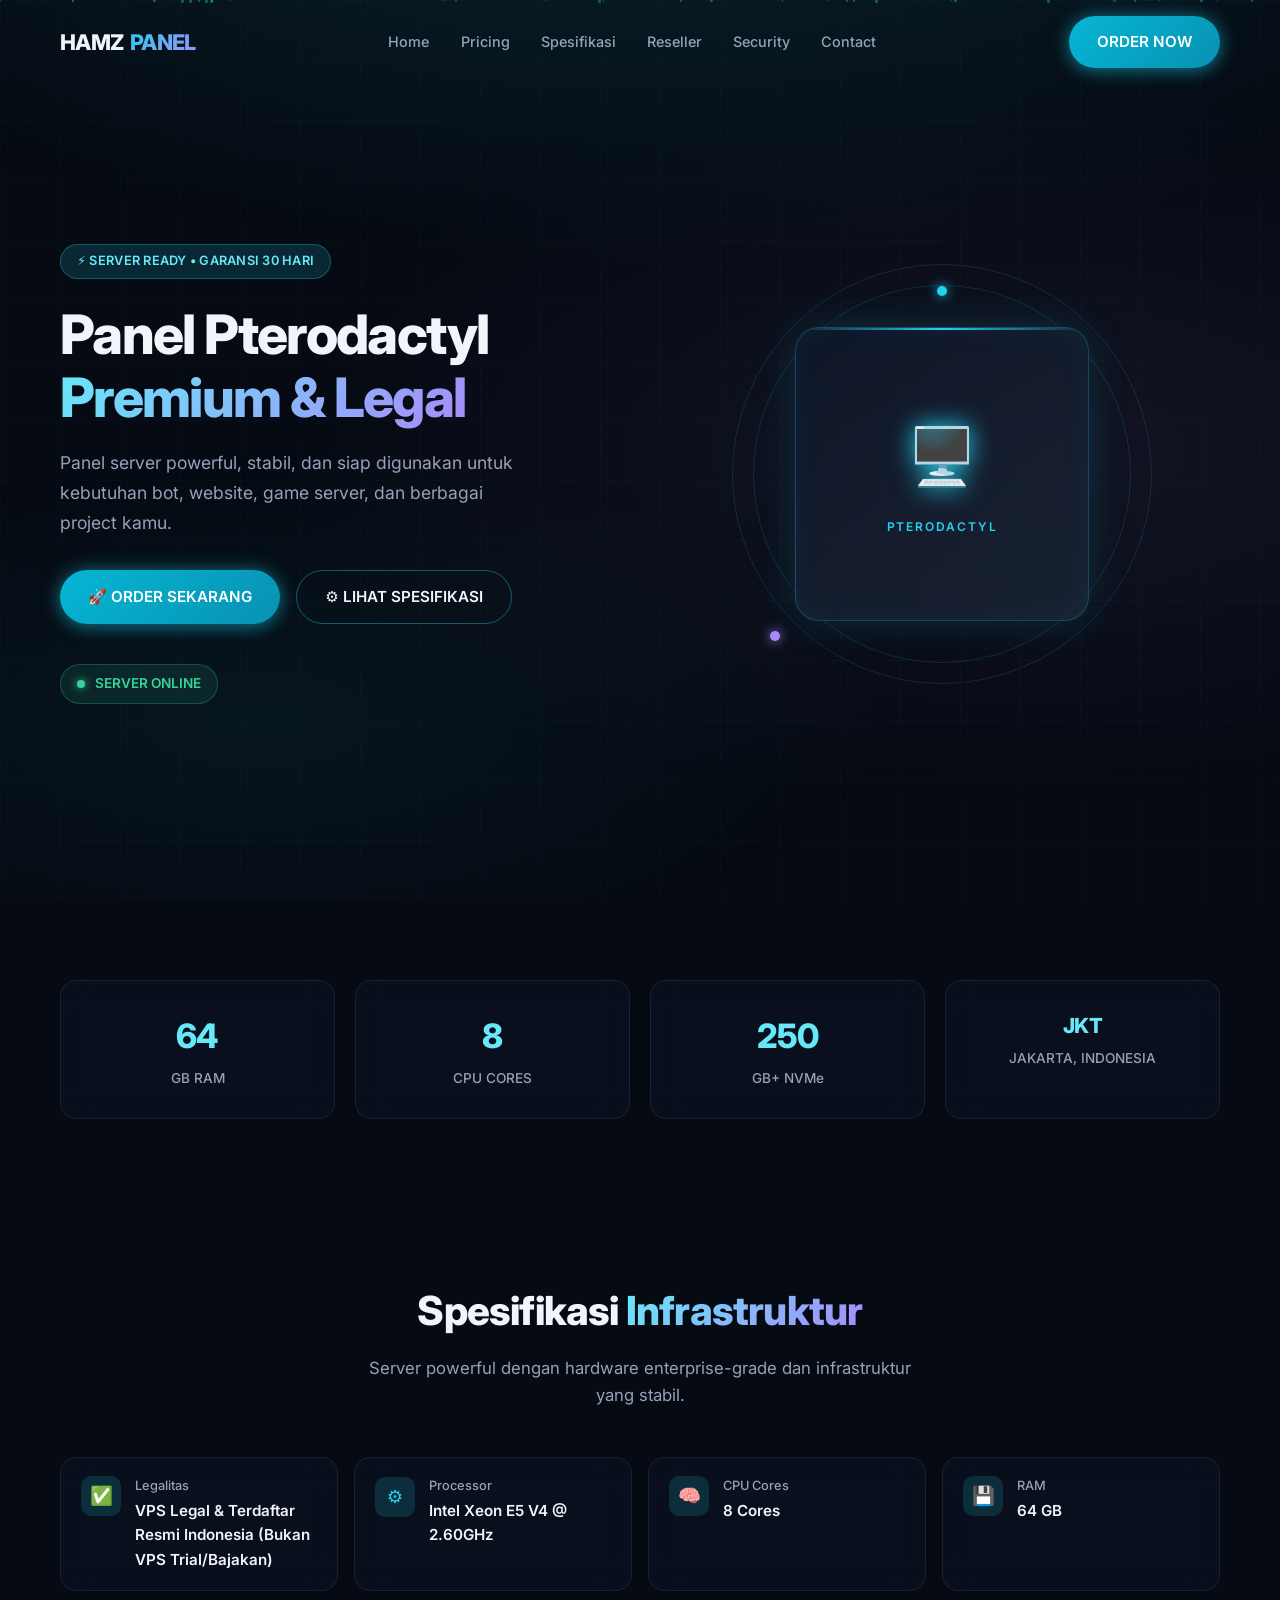
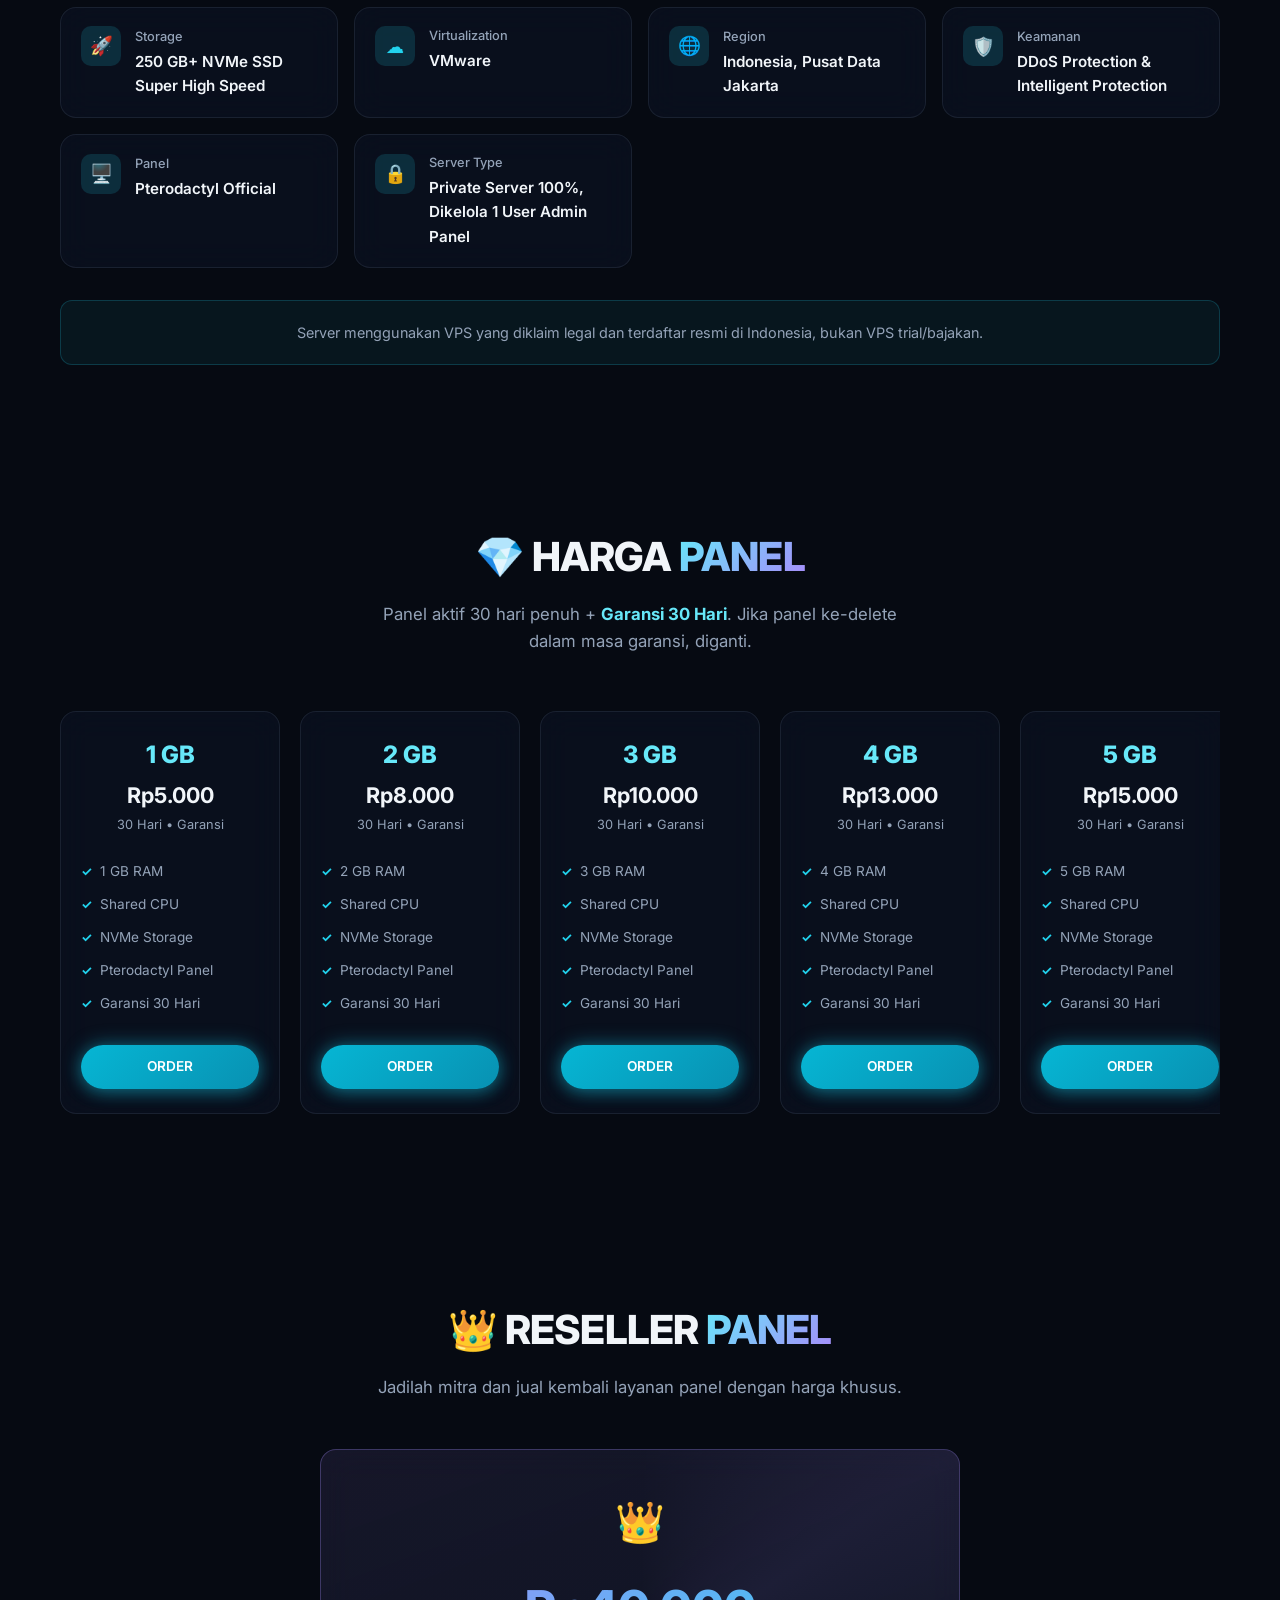
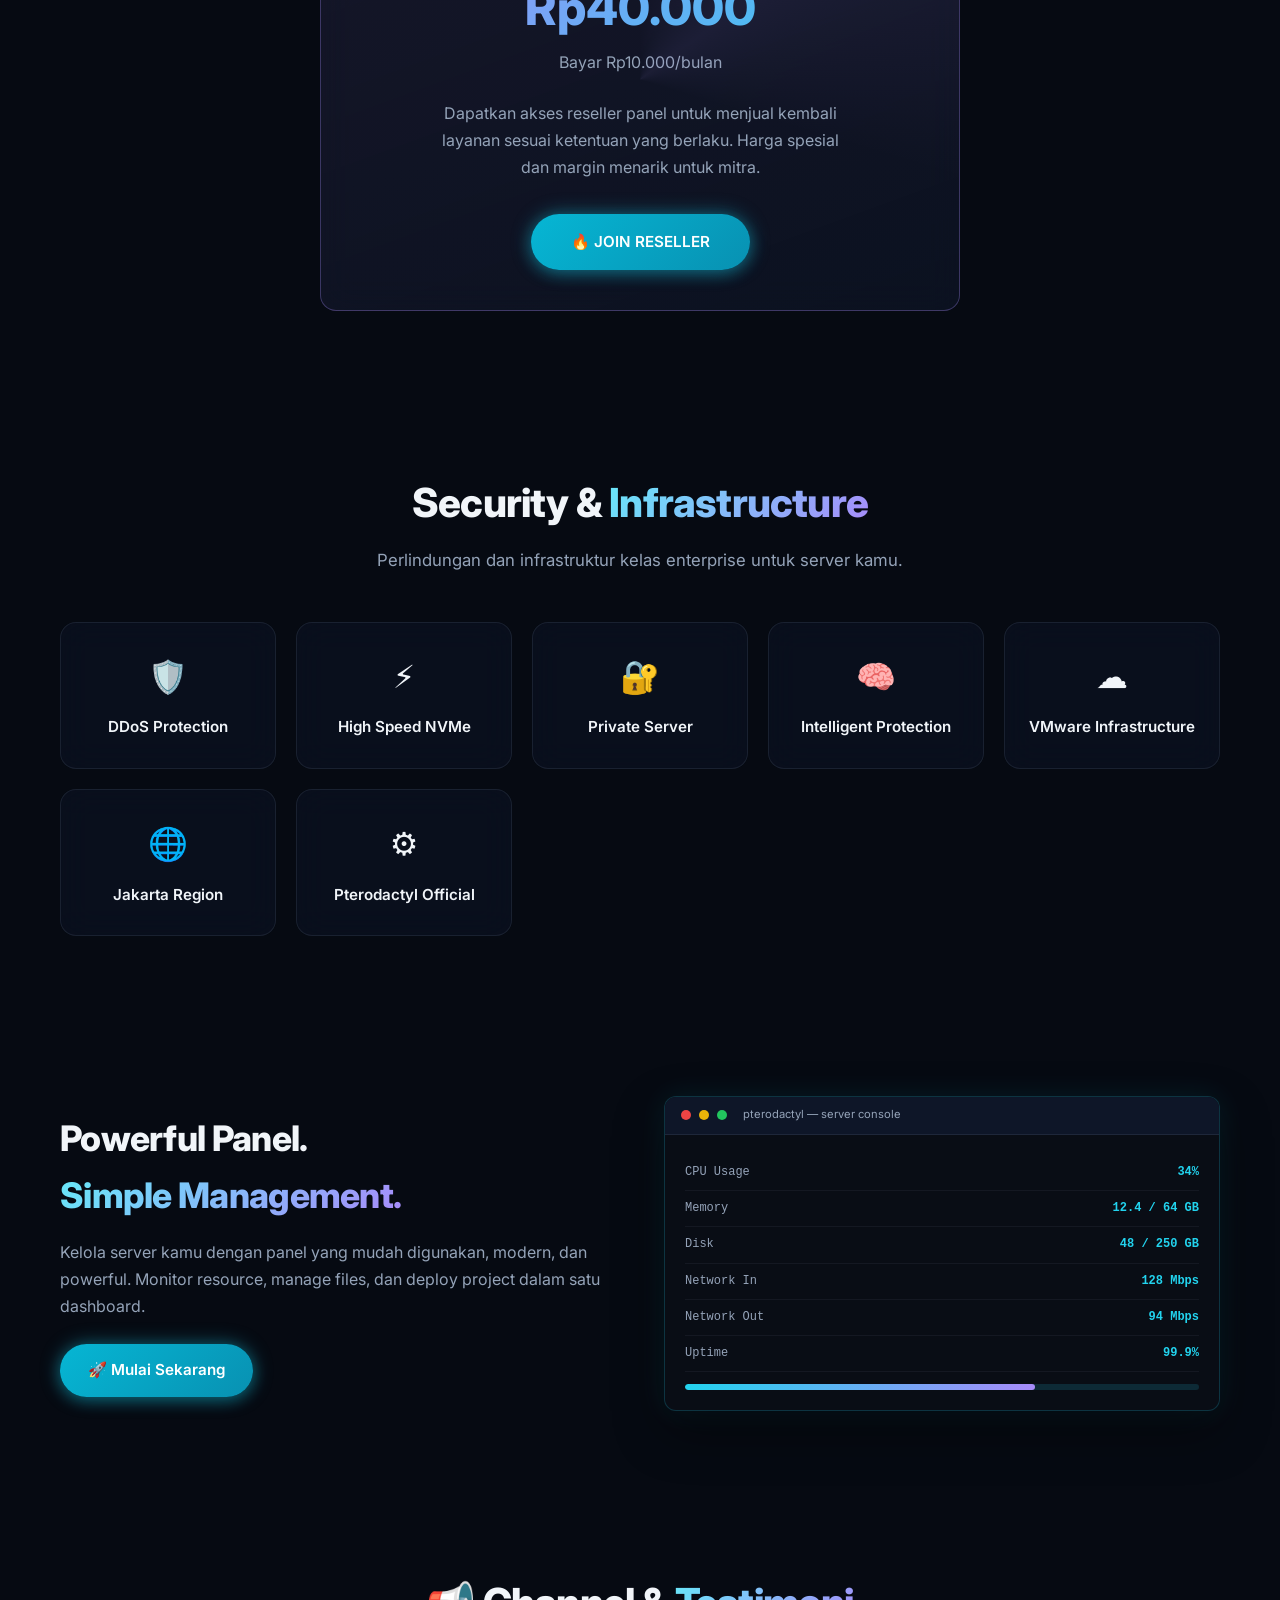
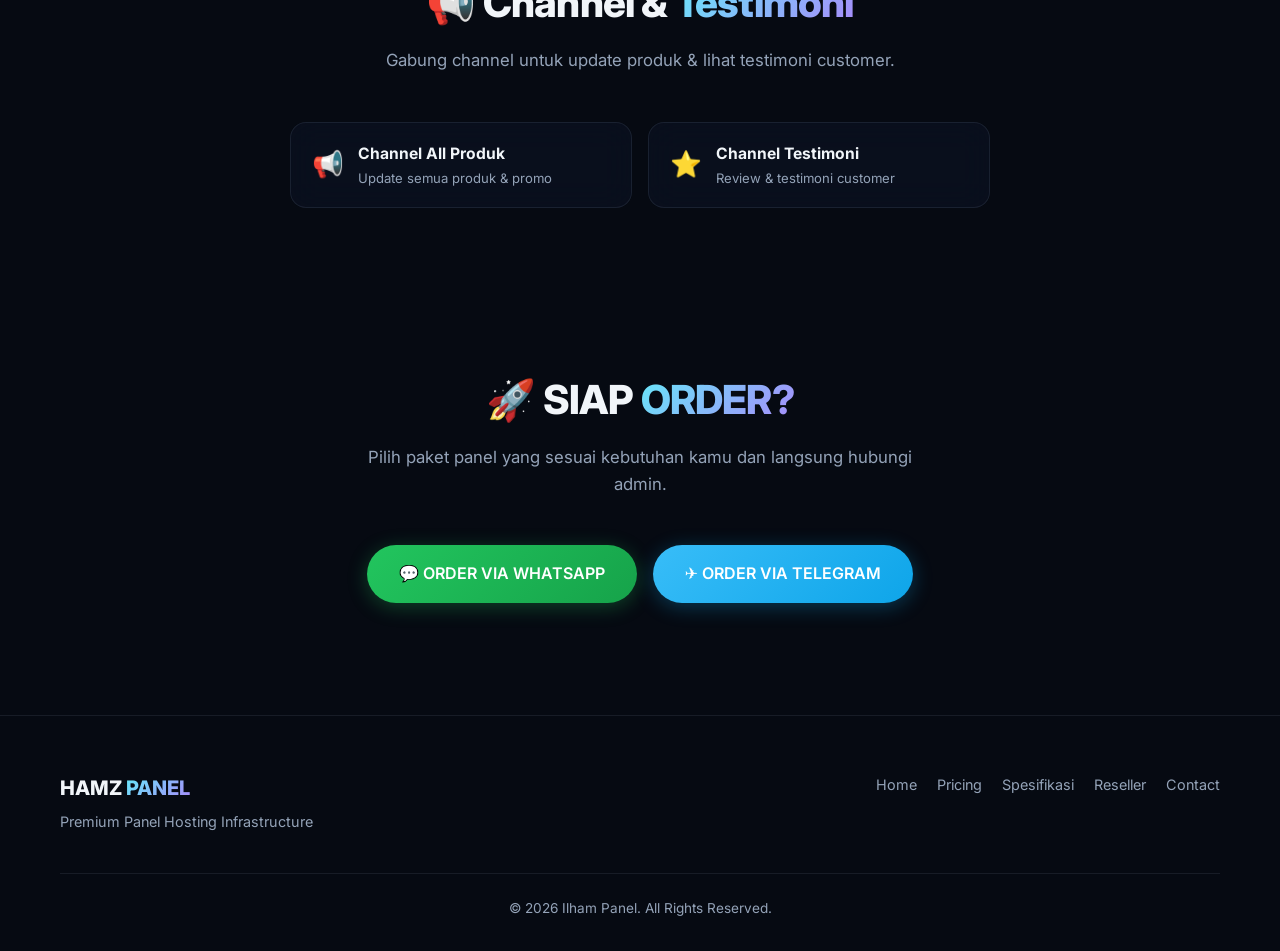
<file: hamz-panel-spek-baru.html>
<!DOCTYPE html>
<html lang="id">
<head>
  <meta charset="UTF-8" />
  <meta name="viewport" content="width=device-width, initial-scale=1.0, maximum-scale=5.0" />
  <title>Hamz Panel — Panel Pterodactyl Premium & Legal</title>
  <meta name="description" content="Panel Pterodactyl premium dengan harga terjangkau, server Indonesia, NVMe high speed, dan masa aktif 30 hari." />
  <meta name="keywords" content="pterodactyl panel, hosting panel, panel server, vps panel, game server panel, indonesia" />
  <meta name="author" content="Hamz Panel" />
  <meta name="robots" content="index, follow" />

  <!-- Open Graph -->
  <meta property="og:title" content="Hamz Panel — Panel Pterodactyl Premium & Legal" />
  <meta property="og:description" content="Panel Pterodactyl premium dengan harga terjangkau, server Indonesia, NVMe high speed, dan masa aktif 30 hari." />
  <meta property="og:type" content="website" />
  <meta property="og:locale" content="id_ID" />
  <meta name="theme-color" content="#0a0e17" />

  <!-- Preconnect & Fonts -->
  <link rel="preconnect" href="https://fonts.googleapis.com" />
  <link rel="preconnect" href="https://fonts.gstatic.com" crossorigin />
  <link href="https://fonts.googleapis.com/css2?family=Inter:wght@400;500;600;700;800&display=swap" rel="stylesheet" />

  <style>
    :root {
      --bg-deep: #060a12;
      --bg-navy: #0a0e17;
      --bg-card: rgba(15, 23, 42, 0.65);
      --bg-glass: rgba(15, 23, 42, 0.45);
      --cyan: #22d3ee;
      --cyan-bright: #67e8f9;
      --cyan-dim: rgba(34, 211, 238, 0.15);
      --purple: #a78bfa;
      --purple-dim: rgba(167, 139, 250, 0.15);
      --green: #34d399;
      --text: #f1f5f9;
      --text-muted: #94a3b8;
      --border: rgba(148, 163, 184, 0.12);
      --glow-cyan: 0 0 20px rgba(34, 211, 238, 0.35);
      --glow-purple: 0 0 25px rgba(167, 139, 250, 0.3);
      --radius: 16px;
      --radius-sm: 12px;
      --transition: 0.3s cubic-bezier(0.4, 0, 0.2, 1);
    }

    *, *::before, *::after { box-sizing: border-box; margin: 0; padding: 0; }

    html {
      scroll-behavior: smooth;
      font-size: 16px;
    }

    body {
      font-family: 'Inter', system-ui, -apple-system, sans-serif;
      background: var(--bg-deep);
      color: var(--text);
      line-height: 1.6;
      overflow-x: hidden;
      -webkit-font-smoothing: antialiased;
    }

    /* ========== BACKGROUND LAYERS ========== */
    .bg-grid {
      position: fixed;
      inset: 0;
      z-index: -3;
      background-image:
        linear-gradient(rgba(34, 211, 238, 0.03) 1px, transparent 1px),
        linear-gradient(90deg, rgba(34, 211, 238, 0.03) 1px, transparent 1px);
      background-size: 60px 60px;
      animation: gridMove 40s linear infinite;
      pointer-events: none;
    }

    @keyframes gridMove {
      0% { transform: translate(0, 0); }
      100% { transform: translate(60px, 60px); }
    }

    .bg-gradient {
      position: fixed;
      inset: 0;
      z-index: -2;
      background:
        radial-gradient(ellipse 80% 50% at 50% -20%, rgba(34, 211, 238, 0.12), transparent),
        radial-gradient(ellipse 60% 40% at 80% 50%, rgba(167, 139, 250, 0.08), transparent),
        radial-gradient(ellipse 50% 30% at 20% 80%, rgba(34, 211, 238, 0.06), transparent);
      pointer-events: none;
    }

    .particles {
      position: fixed;
      inset: 0;
      z-index: -1;
      pointer-events: none;
      overflow: hidden;
    }

    .particle {
      position: absolute;
      width: 2px;
      height: 2px;
      background: var(--cyan);
      border-radius: 50%;
      opacity: 0.4;
      animation: float linear infinite;
    }

    @keyframes float {
      0% { transform: translateY(100vh) scale(0); opacity: 0; }
      10% { opacity: 0.5; }
      90% { opacity: 0.3; }
      100% { transform: translateY(-10vh) scale(1); opacity: 0; }
    }

    /* ========== UTILITIES ========== */
    .container {
      width: 100%;
      max-width: 1200px;
      margin: 0 auto;
      padding: 0 1.25rem;
    }

    .section {
      padding: 5rem 0;
      position: relative;
    }

    .section-title {
      font-size: clamp(1.75rem, 4vw, 2.5rem);
      font-weight: 800;
      text-align: center;
      margin-bottom: 0.75rem;
      letter-spacing: -0.02em;
    }

    .section-subtitle {
      text-align: center;
      color: var(--text-muted);
      font-size: 1.05rem;
      margin-bottom: 3rem;
      max-width: 560px;
      margin-left: auto;
      margin-right: auto;
    }

    .gradient-text {
      background: linear-gradient(135deg, var(--cyan-bright), var(--purple));
      -webkit-background-clip: text;
      -webkit-text-fill-color: transparent;
      background-clip: text;
    }

    .glass {
      background: var(--bg-glass);
      backdrop-filter: blur(16px);
      -webkit-backdrop-filter: blur(16px);
      border: 1px solid var(--border);
      border-radius: var(--radius);
    }

    .links-grid {
      display: grid;
      grid-template-columns: repeat(auto-fit, minmax(240px, 1fr));
      gap: 1rem;
      max-width: 700px;
      margin: 0 auto;
    }
    .link-card {
      display: flex;
      align-items: center;
      gap: 0.9rem;
      padding: 1.1rem 1.3rem;
      text-decoration: none;
      color: var(--text);
      transition: all var(--transition);
    }
    .link-card:hover {
      transform: translateY(-3px);
      border-color: var(--cyan);
      box-shadow: var(--glow-cyan);
    }
    .link-card .link-ico { font-size: 1.6rem; }
    .link-card h4 { font-size: 0.98rem; margin-bottom: 0.15rem; }
    .link-card p { font-size: 0.82rem; color: var(--text-muted); }

    .btn {
      display: inline-flex;
      align-items: center;
      justify-content: center;
      gap: 0.5rem;
      padding: 0.875rem 1.75rem;
      font-weight: 600;
      font-size: 0.95rem;
      border-radius: 9999px;
      border: none;
      cursor: pointer;
      transition: all var(--transition);
      text-decoration: none;
      font-family: inherit;
      white-space: nowrap;
    }

    .btn-primary {
      background: linear-gradient(135deg, #06b6d4, #0891b2);
      color: #fff;
      box-shadow: var(--glow-cyan), 0 4px 15px rgba(6, 182, 212, 0.3);
    }

    .btn-primary:hover {
      transform: translateY(-2px);
      box-shadow: 0 0 30px rgba(34, 211, 238, 0.5), 0 8px 25px rgba(6, 182, 212, 0.4);
      filter: brightness(1.1);
    }

    .btn-secondary {
      background: transparent;
      color: var(--text);
      border: 1px solid rgba(34, 211, 238, 0.4);
    }

    .btn-secondary:hover {
      background: var(--cyan-dim);
      border-color: var(--cyan);
      transform: translateY(-2px);
    }

    .btn-glow {
      position: relative;
      overflow: hidden;
    }

    .btn-glow::after {
      content: '';
      position: absolute;
      inset: -2px;
      background: linear-gradient(135deg, var(--cyan), var(--purple));
      border-radius: inherit;
      z-index: -1;
      opacity: 0;
      transition: opacity var(--transition);
      filter: blur(8px);
    }

    .btn-glow:hover::after { opacity: 0.6; }

    /* ========== NAVBAR ========== */
    .navbar {
      position: fixed;
      top: 0;
      left: 0;
      right: 0;
      z-index: 1000;
      padding: 1rem 0;
      transition: all 0.35s ease;
    }

    .navbar.scrolled {
      background: rgba(6, 10, 18, 0.85);
      backdrop-filter: blur(20px);
      -webkit-backdrop-filter: blur(20px);
      border-bottom: 1px solid var(--border);
      padding: 0.75rem 0;
    }

    .nav-inner {
      display: flex;
      align-items: center;
      justify-content: space-between;
      gap: 1rem;
    }

    .logo {
      font-size: 1.35rem;
      font-weight: 800;
      letter-spacing: -0.03em;
      color: var(--text);
      text-decoration: none;
      display: flex;
      align-items: center;
      gap: 0.4rem;
    }

    .logo span {
      background: linear-gradient(135deg, var(--cyan), var(--purple));
      -webkit-background-clip: text;
      -webkit-text-fill-color: transparent;
    }

    .nav-links {
      display: flex;
      align-items: center;
      gap: 0.25rem;
      list-style: none;
    }

    .nav-links a {
      color: var(--text-muted);
      text-decoration: none;
      font-size: 0.9rem;
      font-weight: 500;
      padding: 0.5rem 0.85rem;
      border-radius: 8px;
      transition: all var(--transition);
    }

    .nav-links a:hover {
      color: var(--cyan);
      background: var(--cyan-dim);
    }

    .nav-cta {
      display: none;
    }

    .menu-toggle {
      display: none;
      background: none;
      border: none;
      color: var(--text);
      cursor: pointer;
      padding: 0.5rem;
    }

    .menu-toggle svg { width: 24px; height: 24px; }

    /* ========== HERO ========== */
    .hero {
      min-height: 100vh;
      display: flex;
      align-items: center;
      padding: 7rem 0 4rem;
      position: relative;
      overflow: hidden;
    }

    .hero-content {
      display: grid;
      grid-template-columns: 1fr 1fr;
      gap: 3rem;
      align-items: center;
    }

    .badge {
      display: inline-flex;
      align-items: center;
      gap: 0.4rem;
      padding: 0.4rem 1rem;
      background: var(--cyan-dim);
      border: 1px solid rgba(34, 211, 238, 0.3);
      border-radius: 9999px;
      font-size: 0.8rem;
      font-weight: 600;
      color: var(--cyan-bright);
      margin-bottom: 1.5rem;
      letter-spacing: 0.02em;
    }

    .hero h1 {
      font-size: clamp(2.2rem, 5vw, 3.4rem);
      font-weight: 800;
      line-height: 1.15;
      letter-spacing: -0.03em;
      margin-bottom: 1.25rem;
    }

    .hero-sub {
      font-size: 1.1rem;
      color: var(--text-muted);
      margin-bottom: 2rem;
      max-width: 480px;
      line-height: 1.7;
    }

    .hero-actions {
      display: flex;
      flex-wrap: wrap;
      gap: 1rem;
      margin-bottom: 2.5rem;
    }

    .server-status {
      display: inline-flex;
      align-items: center;
      gap: 0.6rem;
      padding: 0.5rem 1rem;
      background: rgba(52, 211, 153, 0.1);
      border: 1px solid rgba(52, 211, 153, 0.25);
      border-radius: 9999px;
      font-size: 0.85rem;
      font-weight: 600;
      color: var(--green);
    }

    .status-dot {
      width: 8px;
      height: 8px;
      background: var(--green);
      border-radius: 50%;
      animation: pulse 1.5s ease-in-out infinite;
      box-shadow: 0 0 8px var(--green);
    }

    @keyframes pulse {
      0%, 100% { opacity: 1; transform: scale(1); }
      50% { opacity: 0.6; transform: scale(0.85); }
    }

    /* Hero Visual */
    .hero-visual {
      position: relative;
      display: flex;
      justify-content: center;
      align-items: center;
    }

    .server-illustration {
      width: 100%;
      max-width: 420px;
      aspect-ratio: 1;
      position: relative;
    }

    .server-core {
      position: absolute;
      inset: 15%;
      background: linear-gradient(145deg, rgba(15, 23, 42, 0.9), rgba(30, 41, 59, 0.7));
      border: 1px solid rgba(34, 211, 238, 0.25);
      border-radius: 24px;
      box-shadow:
        0 0 40px rgba(34, 211, 238, 0.15),
        inset 0 0 30px rgba(34, 211, 238, 0.05);
      display: flex;
      flex-direction: column;
      align-items: center;
      justify-content: center;
      gap: 1rem;
      overflow: hidden;
    }

    .server-core::before {
      content: '';
      position: absolute;
      top: 0;
      left: 0;
      right: 0;
      height: 2px;
      background: linear-gradient(90deg, transparent, var(--cyan), transparent);
      animation: scan 3s linear infinite;
    }

    @keyframes scan {
      0% { transform: translateY(0); opacity: 1; }
      100% { transform: translateY(300px); opacity: 0; }
    }

    .core-icon {
      font-size: 3.5rem;
      filter: drop-shadow(0 0 12px var(--cyan));
    }

    .core-label {
      font-size: 0.75rem;
      font-weight: 600;
      color: var(--cyan);
      letter-spacing: 0.15em;
      text-transform: uppercase;
    }

    .orbit {
      position: absolute;
      border: 1px solid rgba(34, 211, 238, 0.15);
      border-radius: 50%;
      animation: spin 20s linear infinite;
    }

    .orbit-1 { inset: 5%; animation-duration: 25s; }
    .orbit-2 { inset: 0; animation-duration: 35s; animation-direction: reverse; }

    .orbit-dot {
      position: absolute;
      width: 10px;
      height: 10px;
      background: var(--cyan);
      border-radius: 50%;
      box-shadow: 0 0 12px var(--cyan);
      top: 0;
      left: 50%;
      transform: translateX(-50%);
    }

    .orbit-2 .orbit-dot {
      background: var(--purple);
      box-shadow: 0 0 12px var(--purple);
      top: auto;
      bottom: 10%;
      left: 10%;
    }

    @keyframes spin {
      from { transform: rotate(0deg); }
      to { transform: rotate(360deg); }
    }

    /* ========== STATS ========== */
    .stats-grid {
      display: grid;
      grid-template-columns: repeat(4, 1fr);
      gap: 1.25rem;
    }

    .stat-card {
      text-align: center;
      padding: 1.75rem 1rem;
      transition: all var(--transition);
    }

    .stat-card:hover {
      transform: translateY(-6px);
      border-color: rgba(34, 211, 238, 0.3);
      box-shadow: var(--glow-cyan);
    }

    .stat-value {
      font-size: clamp(1.6rem, 3vw, 2.1rem);
      font-weight: 800;
      color: var(--cyan-bright);
      margin-bottom: 0.35rem;
      letter-spacing: -0.02em;
    }

    .stat-label {
      font-size: 0.85rem;
      color: var(--text-muted);
      font-weight: 500;
    }

    /* ========== SPECS ========== */
    .specs-grid {
      display: grid;
      grid-template-columns: repeat(auto-fill, minmax(260px, 1fr));
      gap: 1rem;
    }

    .spec-item {
      display: flex;
      align-items: flex-start;
      gap: 0.85rem;
      padding: 1.15rem 1.25rem;
      transition: all var(--transition);
    }

    .spec-item:hover {
      transform: translateY(-3px);
      border-color: rgba(34, 211, 238, 0.25);
      background: rgba(15, 23, 42, 0.75);
    }

    .spec-icon {
      flex-shrink: 0;
      width: 40px;
      height: 40px;
      display: flex;
      align-items: center;
      justify-content: center;
      background: var(--cyan-dim);
      border-radius: 10px;
      font-size: 1.15rem;
      color: var(--cyan);
    }

    .spec-content h4 {
      font-size: 0.8rem;
      font-weight: 500;
      color: var(--text-muted);
      margin-bottom: 0.15rem;
    }

    .spec-content p {
      font-size: 0.95rem;
      font-weight: 600;
      color: var(--text);
    }

    .spec-note {
      margin-top: 2rem;
      padding: 1.25rem 1.5rem;
      background: rgba(34, 211, 238, 0.06);
      border: 1px solid rgba(34, 211, 238, 0.2);
      border-radius: var(--radius-sm);
      font-size: 0.9rem;
      color: var(--text-muted);
      text-align: center;
      line-height: 1.6;
    }

    /* ========== PRICING ========== */
    .pricing-scroll {
      display: flex;
      gap: 1.25rem;
      overflow-x: auto;
      padding: 0.5rem 0.25rem 1.5rem;
      scroll-snap-type: x mandatory;
      -webkit-overflow-scrolling: touch;
      scrollbar-width: thin;
      scrollbar-color: var(--cyan-dim) transparent;
    }

    .pricing-scroll::-webkit-scrollbar {
      height: 6px;
    }

    .pricing-scroll::-webkit-scrollbar-track {
      background: transparent;
    }

    .pricing-scroll::-webkit-scrollbar-thumb {
      background: rgba(34, 211, 238, 0.3);
      border-radius: 3px;
    }

    .price-card {
      flex: 0 0 220px;
      scroll-snap-align: start;
      padding: 1.5rem 1.25rem;
      text-align: center;
      position: relative;
      transition: all var(--transition);
      display: flex;
      flex-direction: column;
    }

    .price-card:hover {
      transform: translateY(-8px);
      border-color: rgba(34, 211, 238, 0.35);
      box-shadow: 0 12px 40px rgba(0, 0, 0, 0.3), var(--glow-cyan);
    }

    .price-card.featured {
      flex: 0 0 240px;
      border-color: rgba(167, 139, 250, 0.4);
      background: linear-gradient(160deg, rgba(167, 139, 250, 0.12), rgba(15, 23, 42, 0.7));
      box-shadow: var(--glow-purple);
    }

    .price-card.featured:hover {
      box-shadow: 0 0 40px rgba(167, 139, 250, 0.35), 0 12px 40px rgba(0, 0, 0, 0.3);
    }

    .best-badge {
      position: absolute;
      top: -12px;
      left: 50%;
      transform: translateX(-50%);
      background: linear-gradient(135deg, #f97316, #ef4444);
      color: #fff;
      font-size: 0.7rem;
      font-weight: 700;
      padding: 0.3rem 0.75rem;
      border-radius: 9999px;
      white-space: nowrap;
      letter-spacing: 0.02em;
    }

    .price-ram {
      font-size: 1.5rem;
      font-weight: 800;
      color: var(--cyan-bright);
      margin-bottom: 0.25rem;
    }

    .price-amount {
      font-size: 1.35rem;
      font-weight: 700;
      margin-bottom: 0.15rem;
    }

    .price-period {
      font-size: 0.8rem;
      color: var(--text-muted);
      margin-bottom: 1.25rem;
    }

    .price-features {
      list-style: none;
      text-align: left;
      margin-bottom: 1.5rem;
      flex-grow: 1;
    }

    .price-features li {
      font-size: 0.85rem;
      color: var(--text-muted);
      padding: 0.35rem 0;
      display: flex;
      align-items: center;
      gap: 0.5rem;
    }

    .price-features li::before {
      content: '✓';
      color: var(--cyan);
      font-weight: 700;
      font-size: 0.8rem;
    }

    .price-card .btn {
      width: 100%;
      padding: 0.7rem;
      font-size: 0.85rem;
    }

    /* ========== RESELLER ========== */
    .reseller-card {
      max-width: 640px;
      margin: 0 auto;
      padding: 2.5rem 2rem;
      text-align: center;
      position: relative;
      overflow: hidden;
      border: 1px solid rgba(167, 139, 250, 0.3);
      background: linear-gradient(160deg, rgba(167, 139, 250, 0.1), rgba(15, 23, 42, 0.6));
    }

    .reseller-card::before {
      content: '';
      position: absolute;
      top: -50%;
      left: -50%;
      width: 200%;
      height: 200%;
      background: conic-gradient(from 0deg, transparent, rgba(167, 139, 250, 0.08), transparent 30%);
      animation: rotateGlow 8s linear infinite;
      pointer-events: none;
    }

    @keyframes rotateGlow {
      to { transform: rotate(360deg); }
    }

    .reseller-price {
      font-size: 3rem;
      font-weight: 800;
      background: linear-gradient(135deg, var(--purple), var(--cyan));
      -webkit-background-clip: text;
      -webkit-text-fill-color: transparent;
      margin: 1rem 0 0.25rem;
    }

    .reseller-monthly {
      font-size: 1rem;
      color: var(--text-muted);
      margin-bottom: 1.5rem;
    }

    .reseller-desc {
      color: var(--text-muted);
      margin-bottom: 2rem;
      max-width: 420px;
      margin-left: auto;
      margin-right: auto;
      line-height: 1.7;
    }

    /* ========== SECURITY ========== */
    .security-grid {
      display: grid;
      grid-template-columns: repeat(auto-fill, minmax(200px, 1fr));
      gap: 1.25rem;
    }

    .security-item {
      padding: 1.75rem 1.25rem;
      text-align: center;
      transition: all var(--transition);
    }

    .security-item:hover {
      transform: translateY(-6px);
      border-color: rgba(34, 211, 238, 0.3);
      box-shadow: var(--glow-cyan);
    }

    .security-icon {
      font-size: 2rem;
      margin-bottom: 0.85rem;
      display: block;
    }

    .security-item h4 {
      font-size: 0.95rem;
      font-weight: 600;
    }

    /* ========== PANEL MOCKUP ========== */
    .panel-section {
      display: grid;
      grid-template-columns: 1fr 1fr;
      gap: 3rem;
      align-items: center;
    }

    .panel-text h2 {
      font-size: clamp(1.6rem, 3.5vw, 2.2rem);
      font-weight: 800;
      margin-bottom: 1rem;
      letter-spacing: -0.02em;
    }

    .panel-text p {
      color: var(--text-muted);
      margin-bottom: 1.5rem;
      line-height: 1.7;
    }

    .mockup {
      background: rgba(10, 14, 23, 0.9);
      border: 1px solid rgba(34, 211, 238, 0.2);
      border-radius: 12px;
      overflow: hidden;
      box-shadow: 0 20px 50px rgba(0, 0, 0, 0.4), 0 0 30px rgba(34, 211, 238, 0.1);
    }

    .mockup-header {
      background: rgba(15, 23, 42, 0.95);
      padding: 0.6rem 1rem;
      display: flex;
      align-items: center;
      gap: 0.5rem;
      border-bottom: 1px solid var(--border);
    }

    .mockup-dot {
      width: 10px;
      height: 10px;
      border-radius: 50%;
    }

    .mockup-dot.r { background: #ef4444; }
    .mockup-dot.y { background: #eab308; }
    .mockup-dot.g { background: #22c55e; }

    .mockup-title {
      font-size: 0.7rem;
      color: var(--text-muted);
      margin-left: 0.5rem;
    }

    .mockup-body {
      padding: 1.25rem;
      font-family: 'SF Mono', 'Fira Code', monospace;
      font-size: 0.75rem;
    }

    .mockup-row {
      display: flex;
      justify-content: space-between;
      padding: 0.5rem 0;
      border-bottom: 1px solid rgba(148, 163, 184, 0.08);
      color: var(--text-muted);
    }

    .mockup-row span:last-child {
      color: var(--cyan);
      font-weight: 600;
    }

    .mockup-bar {
      height: 6px;
      background: rgba(34, 211, 238, 0.15);
      border-radius: 3px;
      margin-top: 0.75rem;
      overflow: hidden;
    }

    .mockup-bar-fill {
      height: 100%;
      width: 68%;
      background: linear-gradient(90deg, var(--cyan), var(--purple));
      border-radius: 3px;
      animation: barPulse 2.5s ease-in-out infinite;
    }

    @keyframes barPulse {
      0%, 100% { width: 68%; }
      50% { width: 74%; }
    }

    /* ========== PROMO ========== */
    .promo-banner {
      padding: 2.5rem 2rem;
      text-align: center;
      background: linear-gradient(135deg, rgba(249, 115, 22, 0.12), rgba(239, 68, 68, 0.1));
      border: 1px solid rgba(249, 115, 22, 0.3);
      border-radius: var(--radius);
      position: relative;
      overflow: hidden;
    }

    .promo-banner::before {
      content: '';
      position: absolute;
      inset: 0;
      background: linear-gradient(90deg, transparent, rgba(249, 115, 22, 0.08), transparent);
      animation: shimmer 3s ease-in-out infinite;
    }

    @keyframes shimmer {
      0% { transform: translateX(-100%); }
      100% { transform: translateX(100%); }
    }

    .promo-title {
      font-size: clamp(1.5rem, 3.5vw, 2rem);
      font-weight: 800;
      margin-bottom: 0.5rem;
      position: relative;
    }

    .promo-text {
      color: var(--text-muted);
      margin-bottom: 1.5rem;
      position: relative;
    }

    .countdown {
      display: flex;
      justify-content: center;
      gap: 1rem;
      flex-wrap: wrap;
      position: relative;
    }

    .countdown-item {
      background: rgba(0, 0, 0, 0.35);
      border: 1px solid rgba(249, 115, 22, 0.25);
      border-radius: 12px;
      padding: 0.85rem 1.1rem;
      min-width: 70px;
    }

    .countdown-value {
      font-size: 1.6rem;
      font-weight: 800;
      color: #fb923c;
      display: block;
      line-height: 1.2;
    }

    .countdown-label {
      font-size: 0.7rem;
      color: var(--text-muted);
      text-transform: uppercase;
      letter-spacing: 0.05em;
    }

    /* ========== ORDER ========== */
    .order-section {
      text-align: center;
    }

    .order-buttons {
      display: flex;
      flex-wrap: wrap;
      justify-content: center;
      gap: 1rem;
      margin-top: 2rem;
    }

    .btn-wa {
      background: linear-gradient(135deg, #22c55e, #16a34a);
      color: #fff;
      box-shadow: 0 4px 20px rgba(34, 197, 94, 0.3);
      padding: 1rem 2rem;
      font-size: 1rem;
    }

    .btn-wa:hover {
      transform: translateY(-3px);
      box-shadow: 0 8px 30px rgba(34, 197, 94, 0.4);
      filter: brightness(1.1);
    }

    .btn-tg {
      background: linear-gradient(135deg, #38bdf8, #0ea5e9);
      color: #fff;
      box-shadow: 0 4px 20px rgba(14, 165, 233, 0.3);
      padding: 1rem 2rem;
      font-size: 1rem;
    }

    .btn-tg:hover {
      transform: translateY(-3px);
      box-shadow: 0 8px 30px rgba(14, 165, 233, 0.4);
      filter: brightness(1.1);
    }

    /* ========== FOOTER ========== */
    .footer {
      padding: 3.5rem 0 2rem;
      border-top: 1px solid var(--border);
      margin-top: 2rem;
    }

    .footer-top {
      display: flex;
      flex-wrap: wrap;
      justify-content: space-between;
      gap: 2rem;
      margin-bottom: 2.5rem;
    }

    .footer-brand h3 {
      font-size: 1.25rem;
      font-weight: 800;
      margin-bottom: 0.35rem;
    }

    .footer-brand p {
      font-size: 0.9rem;
      color: var(--text-muted);
    }

    .footer-links {
      display: flex;
      flex-wrap: wrap;
      gap: 1.25rem;
      list-style: none;
    }

    .footer-links a {
      color: var(--text-muted);
      text-decoration: none;
      font-size: 0.9rem;
      transition: color var(--transition);
    }

    .footer-links a:hover { color: var(--cyan); }

    .footer-bottom {
      text-align: center;
      padding-top: 1.5rem;
      border-top: 1px solid var(--border);
      font-size: 0.85rem;
      color: var(--text-muted);
    }

    /* ========== FADE-IN ========== */
    .fade-in {
      opacity: 0;
      transform: translateY(24px);
      transition: opacity 0.7s ease, transform 0.7s ease;
    }

    .fade-in.visible {
      opacity: 1;
      transform: translateY(0);
    }

    /* ========== RESPONSIVE ========== */
    @media (max-width: 900px) {
      .hero-content {
        grid-template-columns: 1fr;
        text-align: center;
      }

      .hero-sub { margin-left: auto; margin-right: auto; }

      .hero-actions { justify-content: center; }

      .hero-visual { order: -1; margin-bottom: 1rem; }

      .server-illustration { max-width: 280px; }

      .stats-grid { grid-template-columns: repeat(2, 1fr); }

      .panel-section {
        grid-template-columns: 1fr;
        text-align: center;
      }

      .nav-links { display: none; }

      .nav-links.open {
        display: flex;
        flex-direction: column;
        position: absolute;
        top: 100%;
        left: 0;
        right: 0;
        background: rgba(6, 10, 18, 0.97);
        backdrop-filter: blur(20px);
        padding: 1rem;
        border-bottom: 1px solid var(--border);
        gap: 0.25rem;
      }

      .nav-links.open a {
        padding: 0.85rem 1rem;
        width: 100%;
        text-align: left;
      }

      .menu-toggle { display: block; }

      .nav-cta { display: none; }
    }

    @media (max-width: 600px) {
      .section { padding: 3.5rem 0; }

      .stats-grid { grid-template-columns: 1fr 1fr; gap: 0.85rem; }

      .stat-card { padding: 1.25rem 0.75rem; }

      .price-card { flex: 0 0 200px; }

      .price-card.featured { flex: 0 0 210px; }

      .security-grid { grid-template-columns: 1fr 1fr; }

      .countdown-item { min-width: 60px; padding: 0.7rem 0.85rem; }

      .countdown-value { font-size: 1.3rem; }

      .order-buttons { flex-direction: column; align-items: stretch; }

      .order-buttons .btn { width: 100%; }
    }

    @media (min-width: 901px) {
      .nav-cta { display: inline-flex; }
    }
  </style>
</head>
<body>
  <!-- Background layers -->
  <div class="bg-grid" aria-hidden="true"></div>
  <div class="bg-gradient" aria-hidden="true"></div>
  <div class="particles" id="particles" aria-hidden="true"></div>

  <!-- Navbar -->
  <nav class="navbar" id="navbar">
    <div class="container nav-inner">
      <a href="#home" class="logo">HAMZ <span>PANEL</span></a>
      <ul class="nav-links" id="navLinks">
        <li><a href="#home">Home</a></li>
        <li><a href="#pricing">Pricing</a></li>
        <li><a href="#spesifikasi">Spesifikasi</a></li>
        <li><a href="#reseller">Reseller</a></li>
        <li><a href="#security">Security</a></li>
        <li><a href="#contact">Contact</a></li>
      </ul>
      <a href="#order" class="btn btn-primary nav-cta">ORDER NOW</a>
      <button class="menu-toggle" id="menuToggle" aria-label="Toggle menu">
        <svg fill="none" stroke="currentColor" viewBox="0 0 24 24"><path stroke-linecap="round" stroke-linejoin="round" stroke-width="2" d="M4 6h16M4 12h16M4 18h16"/></svg>
      </button>
    </div>
  </nav>

  <!-- Hero -->
  <section class="hero" id="home">
    <div class="container">
      <div class="hero-content">
        <div class="hero-text fade-in">
          <div class="badge">⚡ SERVER READY • GARANSI 30 HARI</div>
          <h1>Panel Pterodactyl<br /><span class="gradient-text">Premium & Legal</span></h1>
          <p class="hero-sub">Panel server powerful, stabil, dan siap digunakan untuk kebutuhan bot, website, game server, dan berbagai project kamu.</p>
          <div class="hero-actions">
            <a href="#order" class="btn btn-primary btn-glow">🚀 ORDER SEKARANG</a>
            <a href="#spesifikasi" class="btn btn-secondary">⚙️ LIHAT SPESIFIKASI</a>
          </div>
          <div class="server-status">
            <span class="status-dot"></span>
            SERVER ONLINE
          </div>
        </div>
        <div class="hero-visual fade-in">
          <div class="server-illustration">
            <div class="orbit orbit-1"><div class="orbit-dot"></div></div>
            <div class="orbit orbit-2"><div class="orbit-dot"></div></div>
            <div class="server-core">
              <div class="core-icon">🖥️</div>
              <div class="core-label">Pterodactyl</div>
            </div>
          </div>
        </div>
      </div>
    </div>
  </section>

  <!-- Stats -->
  <section class="section" id="stats">
    <div class="container">
      <div class="stats-grid fade-in">
        <div class="stat-card glass">
          <div class="stat-value" data-target="64">0</div>
          <div class="stat-label">GB RAM</div>
        </div>
        <div class="stat-card glass">
          <div class="stat-value" data-target="8">0</div>
          <div class="stat-label">CPU CORES</div>
        </div>
        <div class="stat-card glass">
          <div class="stat-value" data-target="250">0</div>
          <div class="stat-label">GB+ NVMe</div>
        </div>
        <div class="stat-card glass">
          <div class="stat-value" style="font-size:1.3rem">JKT</div>
          <div class="stat-label">JAKARTA, INDONESIA</div>
        </div>
      </div>
    </div>
  </section>

  <!-- Spesifikasi -->
  <section class="section" id="spesifikasi">
    <div class="container">
      <h2 class="section-title fade-in">Spesifikasi <span class="gradient-text">Infrastruktur</span></h2>
      <p class="section-subtitle fade-in">Server powerful dengan hardware enterprise-grade dan infrastruktur yang stabil.</p>
      <div class="specs-grid fade-in">
        <div class="spec-item glass">
          <div class="spec-icon">✅</div>
          <div class="spec-content">
            <h4>Legalitas</h4>
            <p>VPS Legal & Terdaftar Resmi Indonesia (Bukan VPS Trial/Bajakan)</p>
          </div>
        </div>
        <div class="spec-item glass">
          <div class="spec-icon">⚙️</div>
          <div class="spec-content">
            <h4>Processor</h4>
            <p>Intel Xeon E5 V4 @ 2.60GHz</p>
          </div>
        </div>
        <div class="spec-item glass">
          <div class="spec-icon">🧠</div>
          <div class="spec-content">
            <h4>CPU Cores</h4>
            <p>8 Cores</p>
          </div>
        </div>
        <div class="spec-item glass">
          <div class="spec-icon">💾</div>
          <div class="spec-content">
            <h4>RAM</h4>
            <p>64 GB</p>
          </div>
        </div>
        <div class="spec-item glass">
          <div class="spec-icon">🚀</div>
          <div class="spec-content">
            <h4>Storage</h4>
            <p>250 GB+ NVMe SSD Super High Speed</p>
          </div>
        </div>
        <div class="spec-item glass">
          <div class="spec-icon">☁️</div>
          <div class="spec-content">
            <h4>Virtualization</h4>
            <p>VMware</p>
          </div>
        </div>
        <div class="spec-item glass">
          <div class="spec-icon">🌐</div>
          <div class="spec-content">
            <h4>Region</h4>
            <p>Indonesia, Pusat Data Jakarta</p>
          </div>
        </div>
        <div class="spec-item glass">
          <div class="spec-icon">🛡️</div>
          <div class="spec-content">
            <h4>Keamanan</h4>
            <p>DDoS Protection & Intelligent Protection</p>
          </div>
        </div>
        <div class="spec-item glass">
          <div class="spec-icon">🖥️</div>
          <div class="spec-content">
            <h4>Panel</h4>
            <p>Pterodactyl Official</p>
          </div>
        </div>
        <div class="spec-item glass">
          <div class="spec-icon">🔒</div>
          <div class="spec-content">
            <h4>Server Type</h4>
            <p>Private Server 100%, Dikelola 1 User Admin Panel</p>
          </div>
        </div>
      </div>
      <div class="spec-note fade-in">
        Server menggunakan VPS yang diklaim legal dan terdaftar resmi di Indonesia, bukan VPS trial/bajakan.
      </div>
    </div>
  </section>

  <!-- Pricing -->
  <section class="section" id="pricing">
    <div class="container">
      <h2 class="section-title fade-in">💎 HARGA <span class="gradient-text">PANEL</span></h2>
      <p class="section-subtitle fade-in">Panel aktif 30 hari penuh + <strong style="color:var(--cyan-bright)">Garansi 30 Hari</strong>. Jika panel ke-delete dalam masa garansi, diganti.</p>
      <div class="pricing-scroll fade-in" id="pricingScroll">
        <div class="price-card glass">
          <div class="price-ram">1 GB</div>
          <div class="price-amount">Rp5.000</div>
          <div class="price-period">30 Hari • Garansi</div>
          <ul class="price-features">
            <li>1 GB RAM</li>
            <li>Shared CPU</li>
            <li>NVMe Storage</li>
            <li>Pterodactyl Panel</li>
            <li>Garansi 30 Hari</li>
          </ul>
          <a href="#order" class="btn btn-primary">ORDER</a>
        </div>
        <div class="price-card glass">
          <div class="price-ram">2 GB</div>
          <div class="price-amount">Rp8.000</div>
          <div class="price-period">30 Hari • Garansi</div>
          <ul class="price-features">
            <li>2 GB RAM</li>
            <li>Shared CPU</li>
            <li>NVMe Storage</li>
            <li>Pterodactyl Panel</li>
            <li>Garansi 30 Hari</li>
          </ul>
          <a href="#order" class="btn btn-primary">ORDER</a>
        </div>
        <div class="price-card glass">
          <div class="price-ram">3 GB</div>
          <div class="price-amount">Rp10.000</div>
          <div class="price-period">30 Hari • Garansi</div>
          <ul class="price-features">
            <li>3 GB RAM</li>
            <li>Shared CPU</li>
            <li>NVMe Storage</li>
            <li>Pterodactyl Panel</li>
            <li>Garansi 30 Hari</li>
          </ul>
          <a href="#order" class="btn btn-primary">ORDER</a>
        </div>
        <div class="price-card glass">
          <div class="price-ram">4 GB</div>
          <div class="price-amount">Rp13.000</div>
          <div class="price-period">30 Hari • Garansi</div>
          <ul class="price-features">
            <li>4 GB RAM</li>
            <li>Shared CPU</li>
            <li>NVMe Storage</li>
            <li>Pterodactyl Panel</li>
            <li>Garansi 30 Hari</li>
          </ul>
          <a href="#order" class="btn btn-primary">ORDER</a>
        </div>
        <div class="price-card glass">
          <div class="price-ram">5 GB</div>
          <div class="price-amount">Rp15.000</div>
          <div class="price-period">30 Hari • Garansi</div>
          <ul class="price-features">
            <li>5 GB RAM</li>
            <li>Shared CPU</li>
            <li>NVMe Storage</li>
            <li>Pterodactyl Panel</li>
            <li>Garansi 30 Hari</li>
          </ul>
          <a href="#order" class="btn btn-primary">ORDER</a>
        </div>
        <div class="price-card glass">
          <div class="price-ram">6 GB</div>
          <div class="price-amount">Rp17.000</div>
          <div class="price-period">30 Hari • Garansi</div>
          <ul class="price-features">
            <li>6 GB RAM</li>
            <li>Shared CPU</li>
            <li>NVMe Storage</li>
            <li>Pterodactyl Panel</li>
            <li>Garansi 30 Hari</li>
          </ul>
          <a href="#order" class="btn btn-primary">ORDER</a>
        </div>
        <div class="price-card glass">
          <div class="price-ram">7 GB</div>
          <div class="price-amount">Rp20.000</div>
          <div class="price-period">30 Hari • Garansi</div>
          <ul class="price-features">
            <li>7 GB RAM</li>
            <li>Shared CPU</li>
            <li>NVMe Storage</li>
            <li>Pterodactyl Panel</li>
            <li>Garansi 30 Hari</li>
          </ul>
          <a href="#order" class="btn btn-primary">ORDER</a>
        </div>
        <div class="price-card glass">
          <div class="price-ram">8 GB</div>
          <div class="price-amount">Rp22.000</div>
          <div class="price-period">30 Hari • Garansi</div>
          <ul class="price-features">
            <li>8 GB RAM</li>
            <li>Shared CPU</li>
            <li>NVMe Storage</li>
            <li>Pterodactyl Panel</li>
            <li>Garansi 30 Hari</li>
          </ul>
          <a href="#order" class="btn btn-primary">ORDER</a>
        </div>
        <div class="price-card glass">
          <div class="price-ram">9 GB</div>
          <div class="price-amount">Rp25.000</div>
          <div class="price-period">30 Hari • Garansi</div>
          <ul class="price-features">
            <li>9 GB RAM</li>
            <li>Shared CPU</li>
            <li>NVMe Storage</li>
            <li>Pterodactyl Panel</li>
            <li>Garansi 30 Hari</li>
          </ul>
          <a href="#order" class="btn btn-primary">ORDER</a>
        </div>
        <div class="price-card glass">
          <div class="price-ram">10 GB</div>
          <div class="price-amount">Rp27.000</div>
          <div class="price-period">30 Hari • Garansi</div>
          <ul class="price-features">
            <li>10 GB RAM</li>
            <li>Shared CPU</li>
            <li>NVMe Storage</li>
            <li>Pterodactyl Panel</li>
            <li>Garansi 30 Hari</li>
          </ul>
          <a href="#order" class="btn btn-primary">ORDER</a>
        </div>
        <div class="price-card glass featured">
          <div class="best-badge">🔥 BEST VALUE</div>
          <div class="price-ram">Unlimited</div>
          <div class="price-amount">Rp30.000</div>
          <div class="price-period">30 Hari • Garansi</div>
          <ul class="price-features">
            <li>Unlimited RAM*</li>
            <li>Priority CPU</li>
            <li>NVMe Storage</li>
            <li>Pterodactyl Panel</li>
            <li>Garansi 30 Hari</li>
          </ul>
          <a href="#order" class="btn btn-primary btn-glow">ORDER</a>
        </div>
      </div>
    </div>
  </section>

  <!-- Reseller -->
  <section class="section" id="reseller">
    <div class="container">
      <h2 class="section-title fade-in">👑 RESELLER <span class="gradient-text">PANEL</span></h2>
      <p class="section-subtitle fade-in">Jadilah mitra dan jual kembali layanan panel dengan harga khusus.</p>
      <div class="reseller-card glass fade-in">
        <div style="font-size:2.5rem;margin-bottom:0.5rem">👑</div>
        <div class="reseller-price">Rp40.000</div>
        <div class="reseller-monthly">Bayar Rp10.000/bulan</div>
        <p class="reseller-desc">Dapatkan akses reseller panel untuk menjual kembali layanan sesuai ketentuan yang berlaku. Harga spesial dan margin menarik untuk mitra.</p>
        <a href="#order" class="btn btn-primary btn-glow" style="padding:1rem 2.5rem">🔥 JOIN RESELLER</a>
      </div>
    </div>
  </section>

  <!-- Security -->
  <section class="section" id="security">
    <div class="container">
      <h2 class="section-title fade-in">Security & <span class="gradient-text">Infrastructure</span></h2>
      <p class="section-subtitle fade-in">Perlindungan dan infrastruktur kelas enterprise untuk server kamu.</p>
      <div class="security-grid fade-in">
        <div class="security-item glass">
          <span class="security-icon">🛡️</span>
          <h4>DDoS Protection</h4>
        </div>
        <div class="security-item glass">
          <span class="security-icon">⚡</span>
          <h4>High Speed NVMe</h4>
        </div>
        <div class="security-item glass">
          <span class="security-icon">🔐</span>
          <h4>Private Server</h4>
        </div>
        <div class="security-item glass">
          <span class="security-icon">🧠</span>
          <h4>Intelligent Protection</h4>
        </div>
        <div class="security-item glass">
          <span class="security-icon">☁️</span>
          <h4>VMware Infrastructure</h4>
        </div>
        <div class="security-item glass">
          <span class="security-icon">🌐</span>
          <h4>Jakarta Region</h4>
        </div>
        <div class="security-item glass">
          <span class="security-icon">⚙️</span>
          <h4>Pterodactyl Official</h4>
        </div>
      </div>
    </div>
  </section>

  <!-- Panel Mockup -->
  <section class="section">
    <div class="container">
      <div class="panel-section fade-in">
        <div class="panel-text">
          <h2>Powerful Panel.<br /><span class="gradient-text">Simple Management.</span></h2>
          <p>Kelola server kamu dengan panel yang mudah digunakan, modern, dan powerful. Monitor resource, manage files, dan deploy project dalam satu dashboard.</p>
          <a href="#order" class="btn btn-primary">🚀 Mulai Sekarang</a>
        </div>
        <div class="mockup">
          <div class="mockup-header">
            <span class="mockup-dot r"></span>
            <span class="mockup-dot y"></span>
            <span class="mockup-dot g"></span>
            <span class="mockup-title">pterodactyl — server console</span>
          </div>
          <div class="mockup-body">
            <div class="mockup-row"><span>CPU Usage</span><span>34%</span></div>
            <div class="mockup-row"><span>Memory</span><span>12.4 / 64 GB</span></div>
            <div class="mockup-row"><span>Disk</span><span>48 / 250 GB</span></div>
            <div class="mockup-row"><span>Network In</span><span>128 Mbps</span></div>
            <div class="mockup-row"><span>Network Out</span><span>94 Mbps</span></div>
            <div class="mockup-row"><span>Uptime</span><span>99.9%</span></div>
            <div class="mockup-bar"><div class="mockup-bar-fill"></div></div>
          </div>
        </div>
      </div>
    </div>
  </section>

  <!-- Channel & Testimoni -->
  <section class="section">
    <div class="container">
      <h2 class="section-title fade-in">📢 Channel & <span class="gradient-text">Testimoni</span></h2>
      <p class="section-subtitle fade-in">Gabung channel untuk update produk & lihat testimoni customer.</p>
      <div class="links-grid fade-in">
        <a href="https://whatsapp.com/channel/0029Vb8gbCaHFxPBCmU7h03o" target="_blank" rel="noopener noreferrer" class="link-card glass">
          <span class="link-ico">📢</span>
          <div><h4>Channel All Produk</h4><p>Update semua produk & promo</p></div>
        </a>
        <a href="https://whatsapp.com/channel/0029Vb7rFYD5Ejy45AXEeR2M" target="_blank" rel="noopener noreferrer" class="link-card glass">
          <span class="link-ico">⭐</span>
          <div><h4>Channel Testimoni</h4><p>Review & testimoni customer</p></div>
        </a>
      </div>
    </div>
  </section>

  <!-- Order -->
  <section class="section order-section" id="order">
    <div class="container">
      <h2 class="section-title fade-in">🚀 SIAP <span class="gradient-text">ORDER?</span></h2>
      <p class="section-subtitle fade-in">Pilih paket panel yang sesuai kebutuhan kamu dan langsung hubungi admin.</p>
      <div class="order-buttons fade-in">
        <a href="https://wa.me/qr/AJEQVOZNXXHLD1" target="_blank" rel="noopener noreferrer" class="btn btn-wa">💬 ORDER VIA WHATSAPP</a>
        <a href="https://t.me/IlhamMikail" target="_blank" rel="noopener noreferrer" class="btn btn-tg">✈️ ORDER VIA TELEGRAM</a>
      </div>
    </div>
  </section>

  <!-- Contact / Footer -->
  <footer class="footer" id="contact">
    <div class="container">
      <div class="footer-top">
        <div class="footer-brand">
          <h3>HAMZ <span class="gradient-text">PANEL</span></h3>
          <p>Premium Panel Hosting Infrastructure</p>
        </div>
        <ul class="footer-links">
          <li><a href="#home">Home</a></li>
          <li><a href="#pricing">Pricing</a></li>
          <li><a href="#spesifikasi">Spesifikasi</a></li>
          <li><a href="#reseller">Reseller</a></li>
          <li><a href="#contact">Contact</a></li>
        </ul>
      </div>
      <div class="footer-bottom">
        © 2026 Ilham Panel. All Rights Reserved.
      </div>
    </div>
  </footer>

  <script>
    // Particles
    (function createParticles() {
      const container = document.getElementById('particles');
      const count = window.innerWidth < 600 ? 18 : 35;
      for (let i = 0; i < count; i++) {
        const p = document.createElement('div');
        p.className = 'particle';
        p.style.left = Math.random() * 100 + '%';
        p.style.animationDuration = (8 + Math.random() * 12) + 's';
        p.style.animationDelay = Math.random() * 8 + 's';
        p.style.width = p.style.height = (1 + Math.random() * 2) + 'px';
        container.appendChild(p);
      }
    })();

    // Navbar scroll
    const navbar = document.getElementById('navbar');
    window.addEventListener('scroll', () => {
      navbar.classList.toggle('scrolled', window.scrollY > 40);
    }, { passive: true });

    // Mobile menu
    const menuToggle = document.getElementById('menuToggle');
    const navLinks = document.getElementById('navLinks');
    menuToggle.addEventListener('click', () => {
      navLinks.classList.toggle('open');
    });
    navLinks.querySelectorAll('a').forEach(a => {
      a.addEventListener('click', () => navLinks.classList.remove('open'));
    });

    // Fade-in on scroll
    const fadeEls = document.querySelectorAll('.fade-in');
    const fadeObserver = new IntersectionObserver((entries) => {
      entries.forEach(entry => {
        if (entry.isIntersecting) {
          entry.target.classList.add('visible');
          fadeObserver.unobserve(entry.target);
        }
      });
    }, { threshold: 0.12, rootMargin: '0px 0px -40px 0px' });
    fadeEls.forEach(el => fadeObserver.observe(el));

    // Number counter
    const counters = document.querySelectorAll('.stat-value[data-target]');
    const counterObserver = new IntersectionObserver((entries) => {
      entries.forEach(entry => {
        if (!entry.isIntersecting) return;
        const el = entry.target;
        const target = +el.dataset.target;
        const duration = 1400;
        const start = performance.now();
        function update(now) {
          const progress = Math.min((now - start) / duration, 1);
          const eased = 1 - Math.pow(1 - progress, 3);
          el.textContent = Math.floor(eased * target);
          if (progress < 1) requestAnimationFrame(update);
          else el.textContent = target;
        }
        requestAnimationFrame(update);
        counterObserver.unobserve(el);
      });
    }, { threshold: 0.5 });
    counters.forEach(c => counterObserver.observe(c));

  </script>
</body>
</html>
</file>
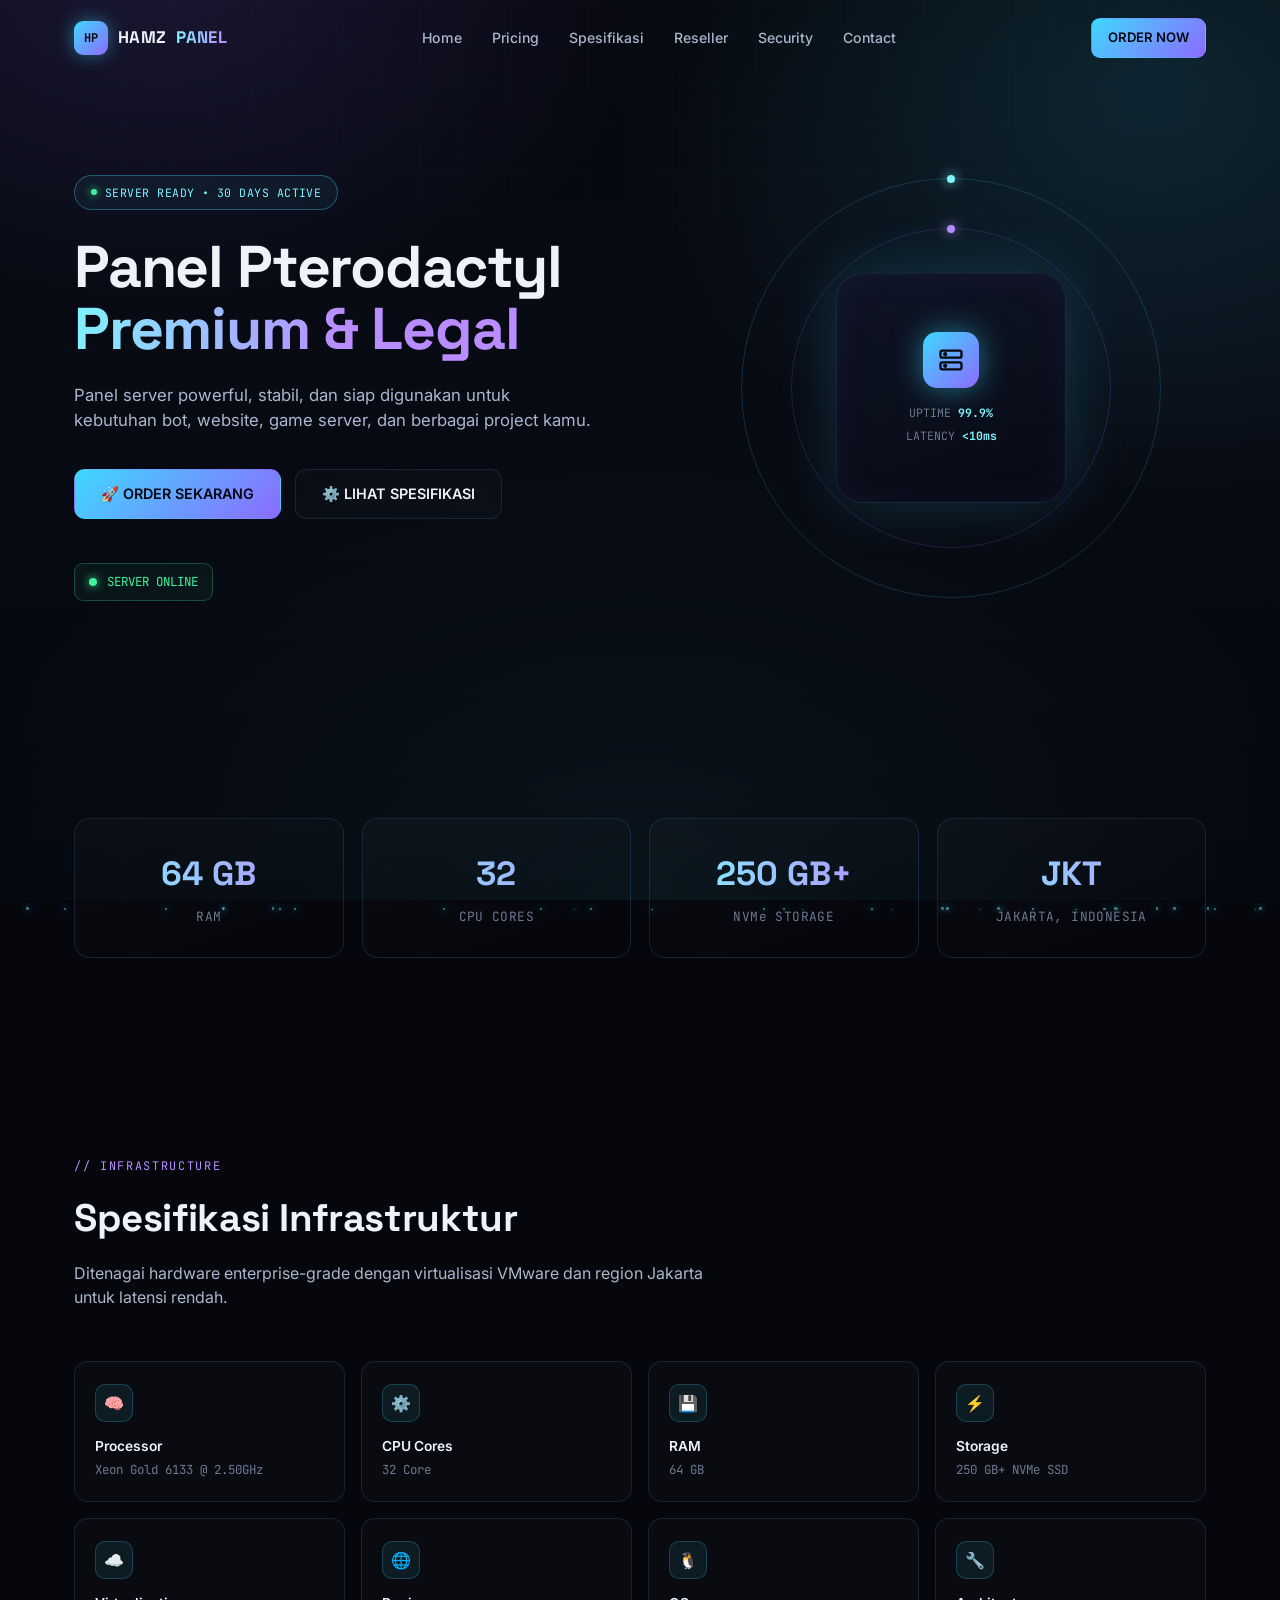
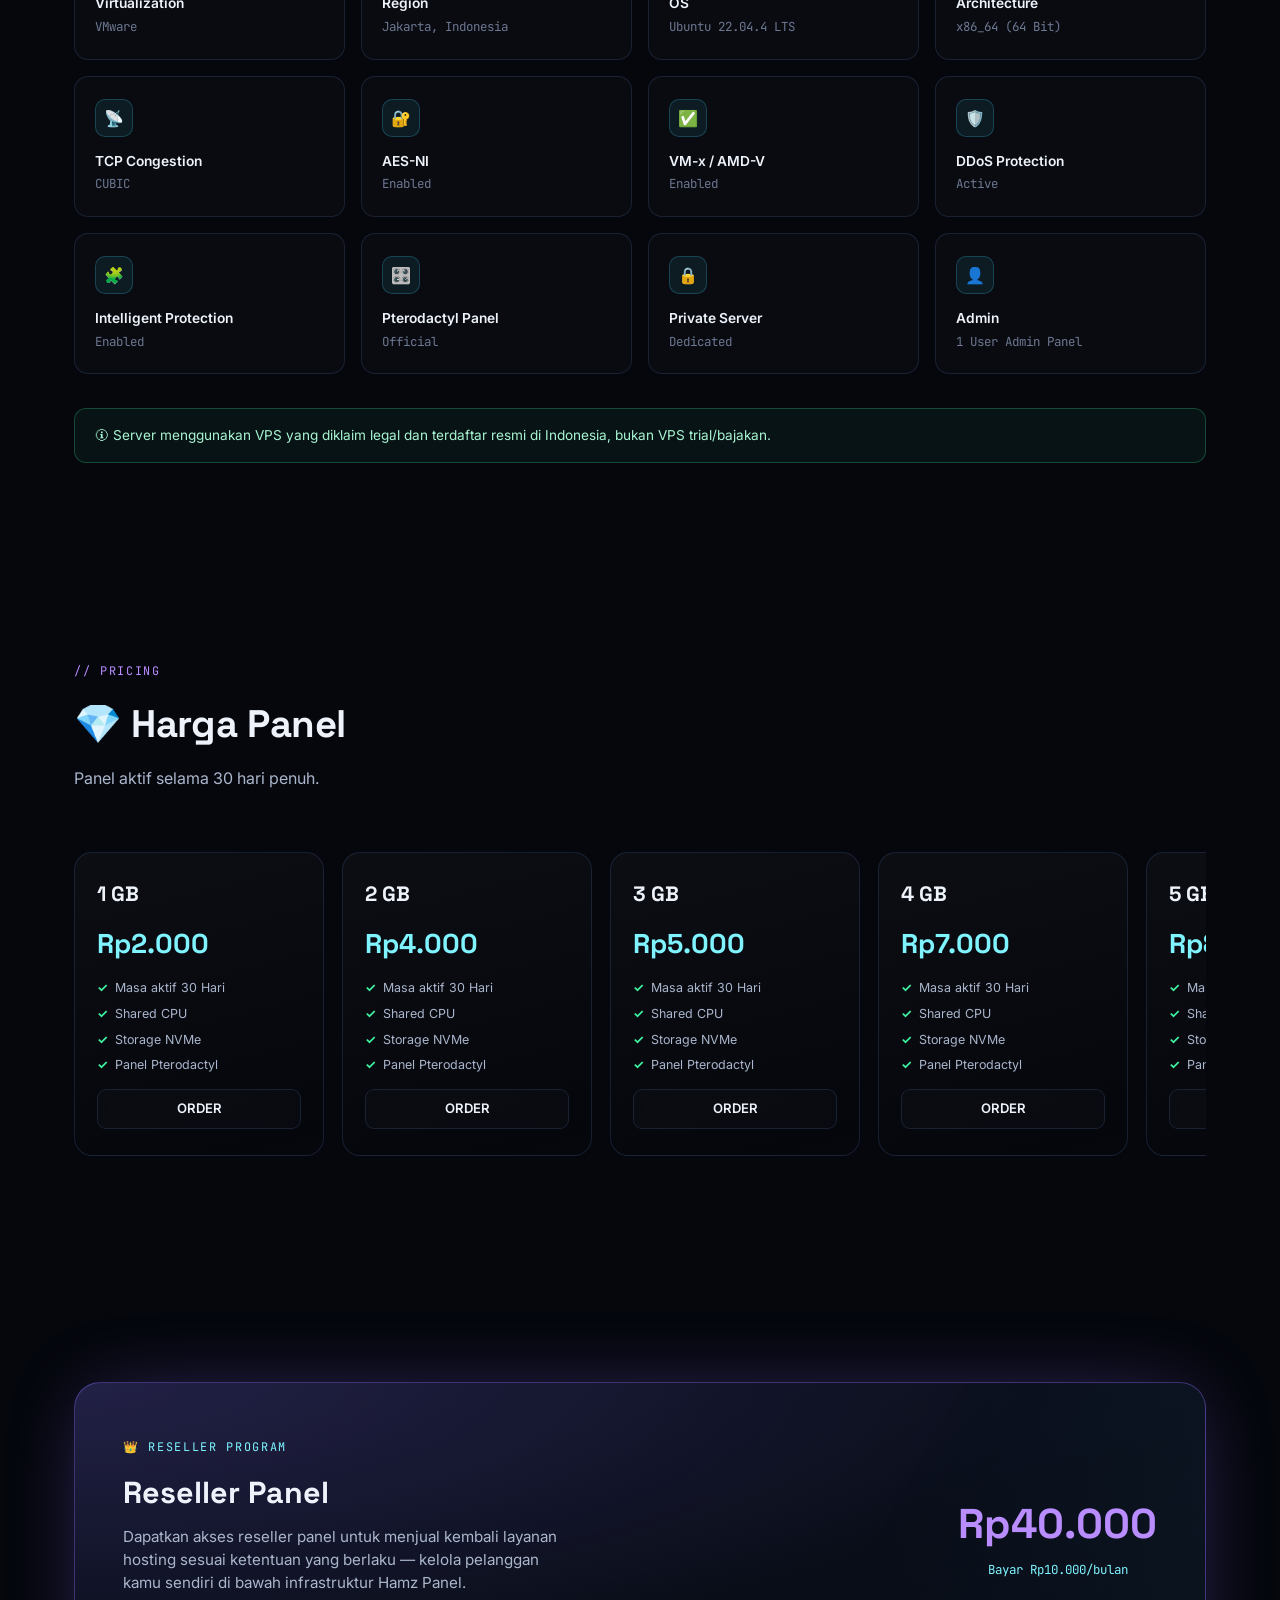
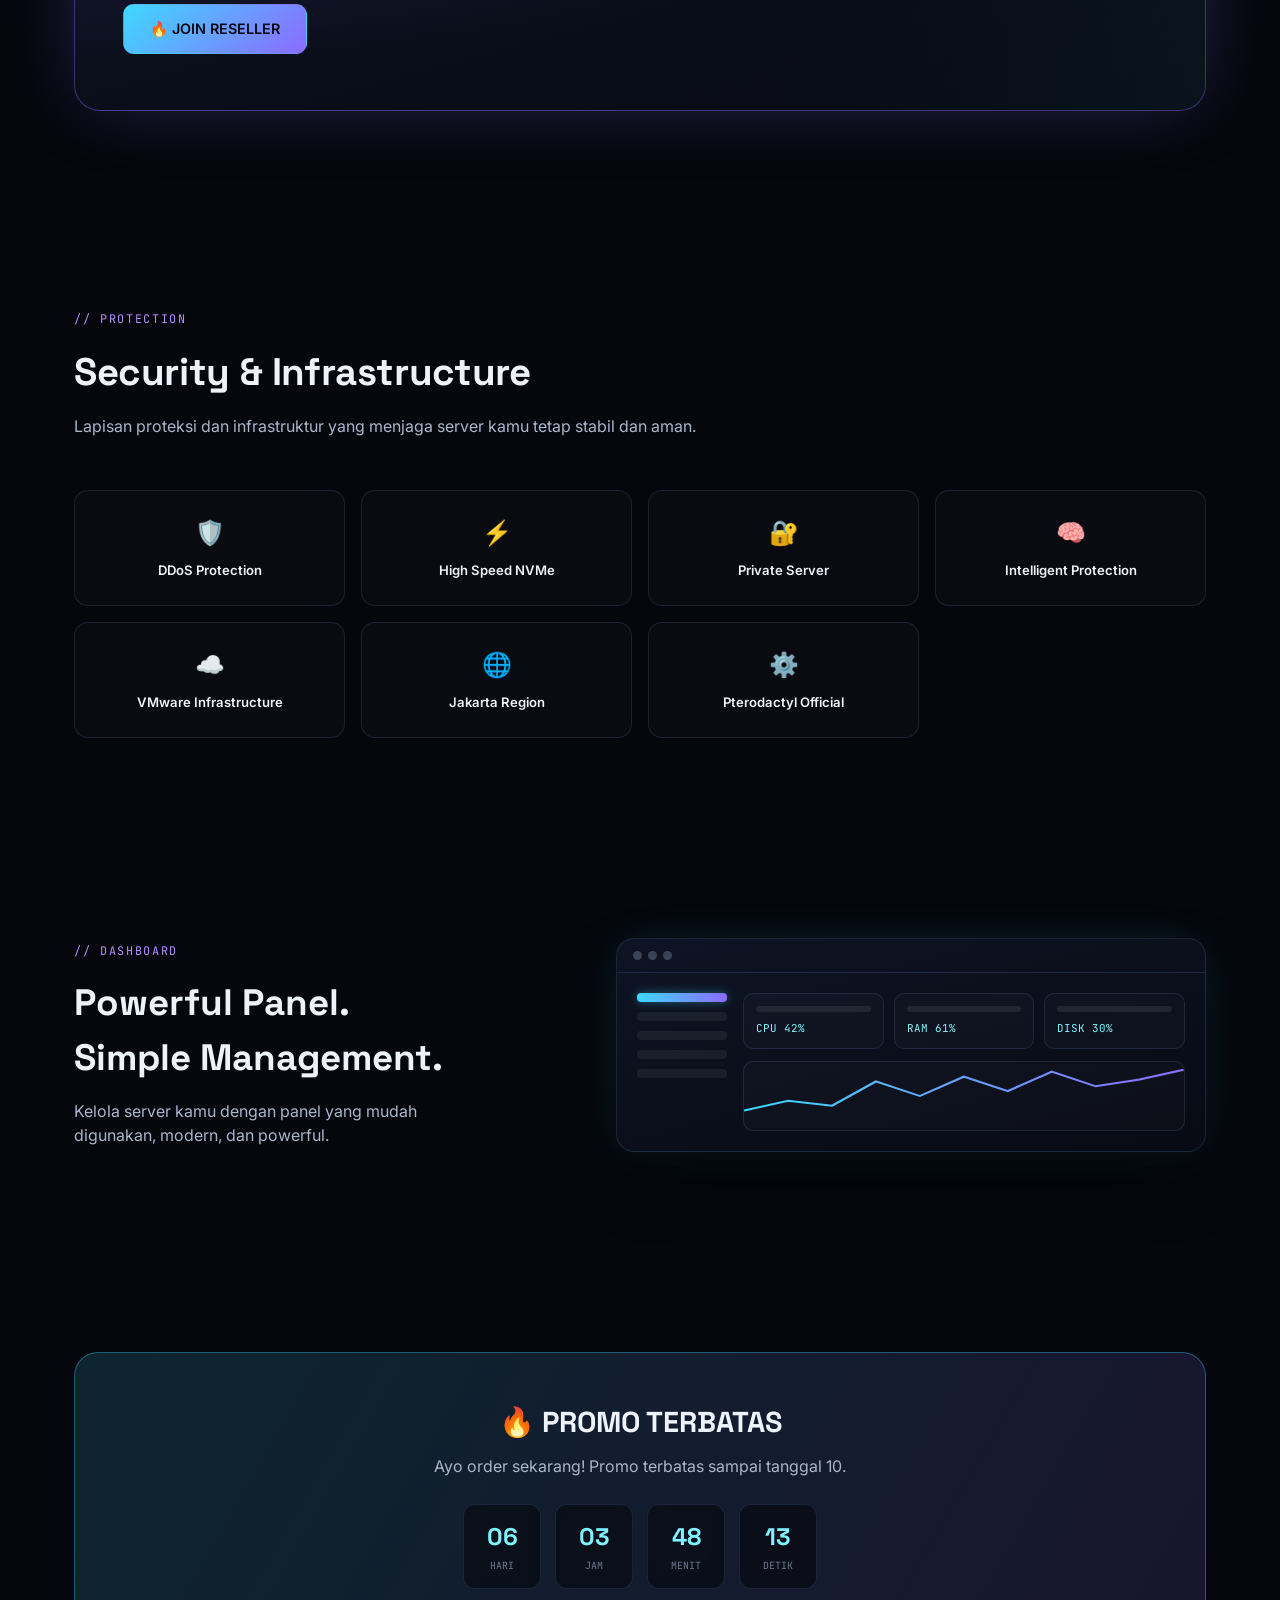
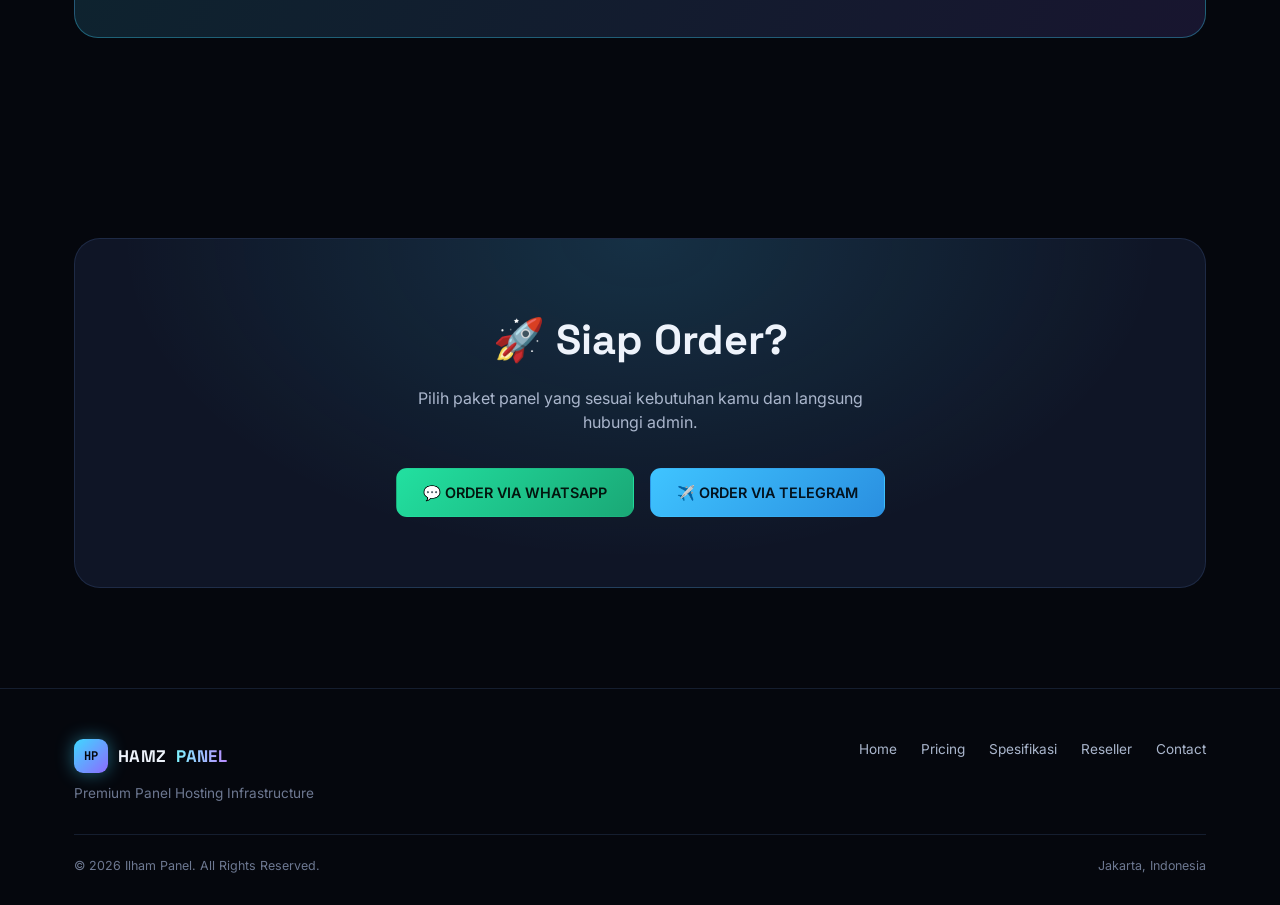
<file: hamz-panel.html>
<!DOCTYPE html>
<html lang="id">
<head>
<meta charset="UTF-8">
<meta name="viewport" content="width=device-width, initial-scale=1.0">
<title>Hamz Panel — Panel Pterodactyl Premium & Legal</title>
<meta name="description" content="Panel Pterodactyl premium dengan harga terjangkau, server Indonesia, NVMe high speed, dan masa aktif 30 hari.">
<meta property="og:title" content="Hamz Panel — Panel Pterodactyl Premium & Legal">
<meta property="og:description" content="Panel Pterodactyl premium dengan harga terjangkau, server Indonesia, NVMe high speed, dan masa aktif 30 hari.">
<meta property="og:type" content="website">
<link rel="preconnect" href="https://fonts.googleapis.com">
<link rel="preconnect" href="https://fonts.gstatic.com" crossorigin>
<link href="https://fonts.googleapis.com/css2?family=Space+Grotesk:wght@400;500;600;700&family=Inter:wght@400;500;600;700;800&family=JetBrains+Mono:wght@400;500;600&display=swap" rel="stylesheet">
<style>
  :root{
    --bg-0:#05070d;
    --bg-1:#080b14;
    --bg-2:#0d1220;
    --panel:#0f1526;
    --panel-brd:rgba(120,170,255,0.14);
    --cyan:#3fd8ff;
    --cyan-2:#7ff4ff;
    --purple:#8c6bff;
    --purple-2:#b98cff;
    --green:#3ef2a0;
    --text-0:#eef3fb;
    --text-1:#aab6cc;
    --text-2:#6d7891;
    --mono:'JetBrains Mono', monospace;
    --disp:'Space Grotesk', sans-serif;
    --body:'Inter', sans-serif;
  }
  *{margin:0;padding:0;box-sizing:border-box;}
  html{scroll-behavior:smooth;}
  body{
    background:var(--bg-0);
    color:var(--text-0);
    font-family:var(--body);
    overflow-x:hidden;
    line-height:1.5;
  }
  @media (prefers-reduced-motion: reduce){
    *{animation-duration:0.01ms !important; animation-iteration-count:1 !important; transition-duration:0.01ms !important; scroll-behavior:auto !important;}
  }
  a{color:inherit;text-decoration:none;}
  img,svg{display:block;}
  ::selection{background:rgba(63,216,255,0.3);color:#fff;}

  /* ---------- background layers ---------- */
  .bg-fixed{
    position:fixed; inset:0; z-index:0; pointer-events:none;
    background:
      radial-gradient(ellipse 900px 600px at 12% -5%, rgba(140,107,255,0.16), transparent 60%),
      radial-gradient(ellipse 900px 700px at 90% 10%, rgba(63,216,255,0.14), transparent 60%),
      radial-gradient(ellipse 1200px 800px at 50% 100%, rgba(63,216,255,0.06), transparent 60%),
      linear-gradient(180deg, var(--bg-0), var(--bg-1) 40%, var(--bg-0));
  }
  .bg-grid{
    position:fixed; inset:0; z-index:0; pointer-events:none; opacity:0.35;
    background-image:
      linear-gradient(rgba(120,170,255,0.055) 1px, transparent 1px),
      linear-gradient(90deg, rgba(120,170,255,0.055) 1px, transparent 1px);
    background-size:42px 42px;
    -webkit-mask-image:radial-gradient(ellipse 80% 60% at 50% 0%, #000 40%, transparent 90%);
            mask-image:radial-gradient(ellipse 80% 60% at 50% 0%, #000 40%, transparent 90%);
    animation:gridDrift 26s linear infinite;
  }
  @keyframes gridDrift{ from{background-position:0 0,0 0;} to{background-position:42px 42px,42px 42px;} }

  #particles{position:fixed; inset:0; z-index:0; pointer-events:none;}
  #particles span{
    position:absolute; width:2px; height:2px; border-radius:50%;
    background:var(--cyan-2); opacity:0.5;
    box-shadow:0 0 6px 1px rgba(63,216,255,0.6);
    animation:floatUp linear infinite;
  }
  @keyframes floatUp{
    from{ transform:translateY(0) translateX(0); opacity:0; }
    10%{ opacity:0.6; }
    90%{ opacity:0.4; }
    to{ transform:translateY(-110vh) translateX(20px); opacity:0; }
  }

  .container{max-width:1180px; margin:0 auto; padding:0 24px; position:relative; z-index:1;}
  section{position:relative; z-index:1;}

  /* ---------- reveal ---------- */
  .reveal{opacity:0; transform:translateY(24px); transition:opacity .7s ease, transform .7s ease;}
  .reveal.in{opacity:1; transform:translateY(0);}

  /* ---------- navbar ---------- */
  header.nav{
    position:fixed; top:0; left:0; right:0; z-index:50;
    padding:18px 0;
    transition:background .35s ease, backdrop-filter .35s ease, padding .35s ease, border-color .35s ease;
    border-bottom:1px solid transparent;
  }
  header.nav.scrolled{
    background:rgba(6,9,16,0.72);
    backdrop-filter:blur(16px) saturate(140%);
    -webkit-backdrop-filter:blur(16px) saturate(140%);
    border-bottom:1px solid var(--panel-brd);
    padding:12px 0;
  }
  .nav-inner{display:flex; align-items:center; justify-content:space-between; gap:20px;}
  .logo{
    display:flex; align-items:center; gap:10px;
    font-family:var(--disp); font-weight:700; font-size:1.05rem; letter-spacing:0.02em;
  }
  .logo-mark{
    width:34px; height:34px; border-radius:9px;
    background:linear-gradient(135deg, var(--cyan), var(--purple));
    display:flex; align-items:center; justify-content:center;
    box-shadow:0 0 18px rgba(63,216,255,0.45);
    font-family:var(--mono); font-size:0.75rem; color:#04070d; font-weight:700;
  }
  .logo span.accent{
    background:linear-gradient(90deg, var(--cyan-2), var(--purple-2));
    -webkit-background-clip:text; background-clip:text; color:transparent;
  }
  nav.menu{display:flex; align-items:center; gap:30px;}
  nav.menu a{
    font-size:0.88rem; color:var(--text-1); font-weight:500;
    position:relative; padding:6px 0; transition:color .25s ease;
  }
  nav.menu a::after{
    content:''; position:absolute; left:0; bottom:0; width:0%; height:1px;
    background:linear-gradient(90deg, var(--cyan), var(--purple));
    transition:width .25s ease;
  }
  nav.menu a:hover{color:var(--text-0);}
  nav.menu a:hover::after{width:100%;}
  .nav-actions{display:flex; align-items:center; gap:14px;}
  .burger{display:none; flex-direction:column; gap:5px; cursor:pointer; z-index:60;}
  .burger span{width:22px; height:2px; background:var(--text-0); border-radius:2px; transition:.3s;}

  /* ---------- buttons ---------- */
  .btn{
    display:inline-flex; align-items:center; justify-content:center; gap:8px;
    font-family:var(--body); font-weight:600; font-size:0.9rem;
    padding:13px 26px; border-radius:11px; cursor:pointer; border:1px solid transparent;
    transition:transform .25s ease, box-shadow .25s ease, background .25s ease, border-color .25s ease;
    white-space:nowrap;
  }
  .btn:active{transform:scale(0.97);}
  .btn-primary{
    background:linear-gradient(135deg, var(--cyan), var(--purple));
    color:#040711;
    box-shadow:0 0 0 rgba(63,216,255,0);
  }
  .btn-primary:hover{
    box-shadow:0 8px 30px -6px rgba(63,216,255,0.55), 0 0 24px rgba(140,107,255,0.35);
    transform:translateY(-2px);
  }
  .btn-ghost{
    background:rgba(255,255,255,0.02);
    border:1px solid var(--panel-brd);
    color:var(--text-0);
    backdrop-filter:blur(6px);
  }
  .btn-ghost:hover{border-color:rgba(63,216,255,0.5); background:rgba(63,216,255,0.06); transform:translateY(-2px);}
  .btn-sm{padding:9px 16px; font-size:0.82rem; border-radius:9px;}
  .btn-block{width:100%;}
  .btn-wa{background:linear-gradient(135deg,#22e0a0,#1aa876); color:#03150e;}
  .btn-wa:hover{box-shadow:0 8px 28px -6px rgba(34,224,160,0.5); transform:translateY(-2px);}
  .btn-tg{background:linear-gradient(135deg,#3fc4ff,#2a8fe0); color:#03121e;}
  .btn-tg:hover{box-shadow:0 8px 28px -6px rgba(63,196,255,0.5); transform:translateY(-2px);}

  /* ---------- hero ---------- */
  .hero{padding:168px 0 110px; position:relative;}
  .badge{
    display:inline-flex; align-items:center; gap:8px;
    font-family:var(--mono); font-size:0.72rem; letter-spacing:0.04em;
    padding:8px 16px; border-radius:999px;
    border:1px solid rgba(63,216,255,0.35);
    background:rgba(63,216,255,0.06);
    color:var(--cyan-2);
    margin-bottom:26px;
  }
  .badge .dot{width:6px; height:6px; border-radius:50%; background:var(--green); box-shadow:0 0 8px var(--green); animation:pulse 1.6s ease-in-out infinite;}
  @keyframes pulse{0%,100%{opacity:1; transform:scale(1);} 50%{opacity:0.4; transform:scale(0.7);}}

  .hero-grid{display:grid; grid-template-columns:1.05fr 0.95fr; gap:60px; align-items:center;}
  .hero h1{
    font-family:var(--disp); font-weight:700; letter-spacing:-0.02em;
    font-size:clamp(2.3rem, 4.6vw, 3.7rem); line-height:1.06;
    margin-bottom:22px;
  }
  .hero h1 .grad{
    background:linear-gradient(100deg, var(--cyan-2), var(--purple-2) 60%);
    -webkit-background-clip:text; background-clip:text; color:transparent;
  }
  .hero p.sub{color:var(--text-1); font-size:1.05rem; max-width:520px; margin-bottom:36px;}
  .hero-cta{display:flex; gap:14px; flex-wrap:wrap; margin-bottom:44px;}
  .hero-status{
    display:inline-flex; align-items:center; gap:10px;
    font-family:var(--mono); font-size:0.78rem; color:var(--green);
    padding:9px 14px; border-radius:9px; border:1px solid rgba(62,242,160,0.25); background:rgba(62,242,160,0.05);
  }
  .hero-status .led{width:8px; height:8px; border-radius:50%; background:var(--green); box-shadow:0 0 10px var(--green); animation:pulse 1.4s ease-in-out infinite;}

  /* hero visual: server core */
  .hero-visual{position:relative; height:440px; display:flex; align-items:center; justify-content:center;}
  .core-ring{
    position:absolute; border-radius:50%; border:1px solid rgba(63,216,255,0.18);
  }
  .core-ring.r1{width:420px; height:420px; animation:spin 34s linear infinite;}
  .core-ring.r2{width:320px; height:320px; border-color:rgba(140,107,255,0.2); animation:spin 24s linear infinite reverse;}
  .core-ring.r3{width:220px; height:220px; border-style:dashed; border-color:rgba(63,216,255,0.28); animation:spin 40s linear infinite;}
  @keyframes spin{ to{ transform:rotate(360deg); } }
  .core-ring i{
    position:absolute; width:8px; height:8px; border-radius:50%;
    background:var(--cyan-2); box-shadow:0 0 12px var(--cyan-2);
    top:-4px; left:50%; margin-left:-4px;
  }
  .core-panel{
    position:relative; width:230px; height:230px; border-radius:26px;
    background:linear-gradient(160deg, rgba(15,21,38,0.9), rgba(8,11,20,0.9));
    border:1px solid var(--panel-brd);
    box-shadow:0 0 60px rgba(63,216,255,0.18), inset 0 0 40px rgba(140,107,255,0.06);
    display:flex; align-items:center; justify-content:center; flex-direction:column; gap:6px;
    backdrop-filter:blur(10px);
  }
  .core-panel .glyph{
    width:56px; height:56px; border-radius:14px;
    background:linear-gradient(135deg, var(--cyan), var(--purple));
    display:flex; align-items:center; justify-content:center;
    box-shadow:0 0 30px rgba(63,216,255,0.5);
    margin-bottom:10px;
  }
  .core-panel .glyph svg{width:28px; height:28px;}
  .core-panel .pct{font-family:var(--mono); font-size:0.72rem; color:var(--text-2);}
  .core-panel .pct b{color:var(--cyan-2);}

  /* ---------- section headers ---------- */
  .eyebrow{
    font-family:var(--mono); font-size:0.74rem; letter-spacing:0.14em; text-transform:uppercase;
    color:var(--purple-2); margin-bottom:14px; display:block;
  }
  .sec-head{max-width:640px; margin-bottom:52px;}
  .sec-head h2{
    font-family:var(--disp); font-weight:700; font-size:clamp(1.7rem, 3vw, 2.5rem); letter-spacing:-0.01em; margin-bottom:14px;
  }
  .sec-head p{color:var(--text-1); font-size:1rem;}
  section.pad{padding:100px 0;}

  /* ---------- stats ---------- */
  .stats-grid{display:grid; grid-template-columns:repeat(4,1fr); gap:18px;}
  .stat-card{
    padding:30px 22px; border-radius:16px; border:1px solid var(--panel-brd);
    background:linear-gradient(160deg, rgba(255,255,255,0.025), rgba(255,255,255,0));
    text-align:center; transition:transform .3s ease, border-color .3s ease, box-shadow .3s ease;
  }
  .stat-card:hover{transform:translateY(-6px); border-color:rgba(63,216,255,0.4); box-shadow:0 16px 40px -14px rgba(63,216,255,0.3);}
  .stat-num{
    font-family:var(--disp); font-weight:700; font-size:2.1rem;
    background:linear-gradient(90deg, var(--cyan-2), var(--purple-2));
    -webkit-background-clip:text; background-clip:text; color:transparent;
  }
  .stat-label{font-size:0.8rem; color:var(--text-2); margin-top:8px; font-family:var(--mono); letter-spacing:0.03em;}

  /* ---------- spec grid ---------- */
  .spec-grid{display:grid; grid-template-columns:repeat(4,1fr); gap:16px;}
  .spec-card{
    padding:22px 20px; border-radius:14px; border:1px solid var(--panel-brd);
    background:rgba(255,255,255,0.02);
    transition:transform .3s ease, border-color .3s ease, background .3s ease;
  }
  .spec-card:hover{transform:translateY(-4px); border-color:rgba(140,107,255,0.4); background:rgba(140,107,255,0.05);}
  .spec-icon{
    width:38px; height:38px; border-radius:10px; margin-bottom:14px;
    background:rgba(63,216,255,0.08); border:1px solid rgba(63,216,255,0.22);
    display:flex; align-items:center; justify-content:center; color:var(--cyan-2); font-size:1rem;
  }
  .spec-card h4{font-size:0.86rem; font-weight:600; margin-bottom:4px; color:var(--text-0);}
  .spec-card p{font-size:0.78rem; color:var(--text-2); font-family:var(--mono);}
  .spec-note{
    margin-top:34px; padding:16px 20px; border-radius:12px;
    border:1px solid rgba(62,242,160,0.25); background:rgba(62,242,160,0.05);
    font-size:0.85rem; color:#a9f5d4; display:flex; gap:10px; align-items:flex-start;
  }

  /* ---------- pricing ---------- */
  .price-scroller{
    display:grid; grid-auto-flow:column; grid-auto-columns:250px; gap:18px;
    overflow-x:auto; padding:10px 4px 26px; scroll-snap-type:x proximity;
  }
  .price-scroller::-webkit-scrollbar{height:6px;}
  .price-scroller::-webkit-scrollbar-thumb{background:var(--panel-brd); border-radius:6px;}
  .price-card{
    scroll-snap-align:start;
    padding:26px 22px; border-radius:18px; border:1px solid var(--panel-brd);
    background:linear-gradient(165deg, rgba(255,255,255,0.03), rgba(255,255,255,0));
    display:flex; flex-direction:column; gap:14px;
    transition:transform .3s ease, border-color .3s ease, box-shadow .3s ease;
  }
  .price-card:hover{transform:translateY(-8px); border-color:rgba(63,216,255,0.45); box-shadow:0 20px 44px -16px rgba(63,216,255,0.35);}
  .price-card .ram{font-family:var(--disp); font-weight:700; font-size:1.3rem;}
  .price-card .amount{font-family:var(--disp); font-weight:700; font-size:1.7rem; color:var(--cyan-2);}
  .price-card .amount span{font-size:0.75rem; color:var(--text-2); font-weight:400; font-family:var(--body);}
  .price-card ul{list-style:none; display:flex; flex-direction:column; gap:7px; font-size:0.78rem; color:var(--text-1);}
  .price-card ul li{display:flex; align-items:center; gap:7px;}
  .price-card ul li::before{content:'✓'; color:var(--green); font-weight:700;}
  .price-card.featured{
    border:1px solid rgba(63,216,255,0.55);
    background:linear-gradient(165deg, rgba(63,216,255,0.1), rgba(140,107,255,0.06));
    box-shadow:0 0 50px -10px rgba(63,216,255,0.35);
    position:relative;
  }
  .price-card.featured::before{
    content:'🔥 BEST VALUE';
    position:absolute; top:-13px; left:50%; transform:translateX(-50%);
    font-family:var(--mono); font-size:0.66rem; letter-spacing:0.03em;
    padding:5px 14px; border-radius:999px;
    background:linear-gradient(90deg, var(--cyan), var(--purple)); color:#04060f; font-weight:700;
  }

  /* ---------- reseller ---------- */
  .reseller-card{
    position:relative; border-radius:26px; padding:56px 48px;
    background:radial-gradient(ellipse at top left, rgba(140,107,255,0.16), transparent 60%), linear-gradient(165deg, rgba(15,21,38,0.9), rgba(8,11,20,0.95));
    border:1px solid rgba(140,107,255,0.4);
    box-shadow:0 0 80px -20px rgba(140,107,255,0.4);
    overflow:hidden;
    display:grid; grid-template-columns:1fr auto; gap:40px; align-items:center;
  }
  .reseller-card::before{
    content:''; position:absolute; inset:0;
    background:linear-gradient(120deg, transparent 30%, rgba(63,216,255,0.06) 50%, transparent 70%);
    background-size:220% 220%; animation:shine 6s ease-in-out infinite;
  }
  @keyframes shine{0%{background-position:0% 0%;} 50%{background-position:100% 100%;} 100%{background-position:0% 0%;}}
  .reseller-card h3{font-family:var(--disp); font-size:1.9rem; font-weight:700; margin-bottom:10px; position:relative;}
  .reseller-card p{color:var(--text-1); max-width:440px; position:relative; margin-bottom:10px; font-size:0.95rem;}
  .reseller-price{position:relative; text-align:center;}
  .reseller-price .big{font-family:var(--disp); font-weight:700; font-size:2.6rem; color:var(--purple-2);}
  .reseller-price .note{font-family:var(--mono); font-size:0.78rem; color:var(--cyan-2); margin:6px 0 20px;}

  /* ---------- security ---------- */
  .sec-grid{display:grid; grid-template-columns:repeat(4,1fr); gap:16px;}
  .sec-item{
    padding:24px 18px; border-radius:14px; border:1px solid var(--panel-brd); background:rgba(255,255,255,0.02);
    text-align:center; transition:transform .3s ease, border-color .3s ease;
  }
  .sec-item:hover{transform:translateY(-5px) scale(1.02); border-color:rgba(63,216,255,0.4);}
  .sec-item .ico{font-size:1.5rem; margin-bottom:10px;}
  .sec-item h4{font-size:0.82rem; font-weight:600;}

  /* ---------- panel mockup ---------- */
  .panel-wrap{display:grid; grid-template-columns:0.9fr 1.1fr; gap:60px; align-items:center;}
  .mockup{
    border-radius:18px; border:1px solid var(--panel-brd); overflow:hidden;
    background:linear-gradient(165deg, rgba(15,21,38,0.95), rgba(8,11,20,0.95));
    box-shadow:0 30px 70px -20px rgba(0,0,0,0.6), 0 0 50px -12px rgba(63,216,255,0.2);
  }
  .mockup-bar{display:flex; align-items:center; gap:6px; padding:12px 16px; border-bottom:1px solid var(--panel-brd);}
  .mockup-bar i{width:9px; height:9px; border-radius:50%; background:#3a4256;}
  .mockup-body{padding:20px; display:grid; grid-template-columns:90px 1fr; gap:16px;}
  .mockup-side{display:flex; flex-direction:column; gap:10px;}
  .mockup-side .s{height:9px; border-radius:4px; background:rgba(255,255,255,0.06);}
  .mockup-side .s.active{background:linear-gradient(90deg, var(--cyan), var(--purple)); box-shadow:0 0 10px rgba(63,216,255,0.4);}
  .mockup-main{display:flex; flex-direction:column; gap:12px;}
  .mockup-row{display:grid; grid-template-columns:repeat(3,1fr); gap:10px;}
  .mockup-tile{
    border-radius:10px; border:1px solid var(--panel-brd); padding:12px; background:rgba(255,255,255,0.02);
  }
  .mockup-tile .bar{height:6px; border-radius:4px; background:rgba(255,255,255,0.08); margin-bottom:8px;}
  .mockup-tile .val{font-family:var(--mono); font-size:0.68rem; color:var(--cyan-2);}
  .mockup-graph{height:70px; border-radius:10px; border:1px solid var(--panel-brd); position:relative; overflow:hidden; background:rgba(255,255,255,0.02);}
  .mockup-graph svg{position:absolute; inset:0; width:100%; height:100%;}

  /* ---------- promo ---------- */
  .promo{
    border-radius:24px; padding:48px; text-align:center; position:relative; overflow:hidden;
    background:linear-gradient(120deg, rgba(63,216,255,0.14), rgba(140,107,255,0.14));
    border:1px solid rgba(63,216,255,0.35);
  }
  .promo h3{font-family:var(--disp); font-size:1.8rem; font-weight:700; margin-bottom:10px;}
  .promo p{color:var(--text-1); margin-bottom:26px;}
  .countdown{display:flex; gap:14px; justify-content:center; flex-wrap:wrap;}
  .cd-box{
    width:78px; padding:14px 0; border-radius:12px; border:1px solid var(--panel-brd);
    background:rgba(5,7,13,0.6); backdrop-filter:blur(6px);
  }
  .cd-box .n{font-family:var(--disp); font-weight:700; font-size:1.5rem; color:var(--cyan-2);}
  .cd-box .l{font-family:var(--mono); font-size:0.62rem; color:var(--text-2); text-transform:uppercase; margin-top:4px;}

  /* ---------- order ---------- */
  .order-box{
    text-align:center; padding:70px 24px; border-radius:26px; position:relative; overflow:hidden;
    border:1px solid var(--panel-brd);
    background:radial-gradient(ellipse at 50% 0%, rgba(63,216,255,0.14), transparent 65%), var(--panel);
  }
  .order-box h2{font-family:var(--disp); font-size:clamp(1.8rem,3.4vw,2.6rem); font-weight:700; margin-bottom:14px;}
  .order-box p{color:var(--text-1); margin-bottom:34px; max-width:480px; margin-left:auto; margin-right:auto;}
  .order-actions{display:flex; gap:16px; justify-content:center; flex-wrap:wrap;}

  /* ---------- footer ---------- */
  footer{border-top:1px solid var(--panel-brd); padding:50px 0 30px;}
  .foot-inner{display:flex; justify-content:space-between; align-items:flex-start; flex-wrap:wrap; gap:24px; margin-bottom:30px;}
  .foot-menu{display:flex; gap:24px; flex-wrap:wrap;}
  .foot-menu a{font-size:0.85rem; color:var(--text-1); transition:color .2s ease;}
  .foot-menu a:hover{color:var(--cyan-2);}
  .foot-bottom{border-top:1px solid var(--panel-brd); padding-top:22px; font-size:0.78rem; color:var(--text-2); display:flex; justify-content:space-between; flex-wrap:wrap; gap:10px;}

  /* ---------- responsive ---------- */
  @media (max-width:980px){
    .hero-grid{grid-template-columns:1fr; text-align:center;}
    .hero p.sub{margin-left:auto; margin-right:auto;}
    .hero-cta{justify-content:center;}
    .hero-status{margin:0 auto;}
    .hero-visual{height:340px; order:-1;}
    .stats-grid{grid-template-columns:repeat(2,1fr);}
    .spec-grid{grid-template-columns:repeat(2,1fr);}
    .sec-grid{grid-template-columns:repeat(2,1fr);}
    .panel-wrap{grid-template-columns:1fr;}
    .reseller-card{grid-template-columns:1fr; text-align:center; padding:40px 28px;}
    .reseller-card p{margin-left:auto; margin-right:auto;}
  }
  @media (max-width:720px){
    nav.menu{
      position:fixed; top:0; right:0; height:100vh; width:74%; max-width:300px;
      background:rgba(6,9,16,0.97); backdrop-filter:blur(20px);
      flex-direction:column; align-items:flex-start; justify-content:center; gap:26px;
      padding:40px; transform:translateX(100%); transition:transform .35s ease;
      border-left:1px solid var(--panel-brd);
    }
    nav.menu.open{transform:translateX(0);}
    .burger{display:flex;}
    .nav-actions .btn-primary.btn-sm{display:none;}
    .stats-grid{grid-template-columns:1fr 1fr;}
    .spec-grid{grid-template-columns:1fr 1fr;}
    .sec-grid{grid-template-columns:1fr 1fr;}
    section.pad{padding:70px 0;}
    .promo{padding:34px 20px;}
    .order-box{padding:50px 18px;}
  }
</style>
</head>
<body>

<div class="bg-fixed"></div>
<div class="bg-grid"></div>
<div id="particles"></div>

<header class="nav" id="navbar">
  <div class="container nav-inner">
    <a href="#home" class="logo">
      <span class="logo-mark">HP</span>
      HAMZ <span class="accent">PANEL</span>
    </a>
    <nav class="menu" id="menu">
      <a href="#home">Home</a>
      <a href="#pricing">Pricing</a>
      <a href="#spesifikasi">Spesifikasi</a>
      <a href="#reseller">Reseller</a>
      <a href="#security">Security</a>
      <a href="#contact">Contact</a>
    </nav>
    <div class="nav-actions">
      <a href="#pricing" class="btn btn-primary btn-sm">ORDER NOW</a>
      <div class="burger" id="burger"><span></span><span></span><span></span></div>
    </div>
  </div>
</header>

<main>

  <!-- HERO -->
  <section id="home" class="hero">
    <div class="container hero-grid">
      <div>
        <span class="badge"><span class="dot"></span>SERVER READY • 30 DAYS ACTIVE</span>
        <h1>Panel Pterodactyl<br><span class="grad">Premium & Legal</span></h1>
        <p class="sub">Panel server powerful, stabil, dan siap digunakan untuk kebutuhan bot, website, game server, dan berbagai project kamu.</p>
        <div class="hero-cta">
          <a href="#pricing" class="btn btn-primary">🚀 ORDER SEKARANG</a>
          <a href="#spesifikasi" class="btn btn-ghost">⚙️ LIHAT SPESIFIKASI</a>
        </div>
        <div class="hero-status"><span class="led"></span>SERVER ONLINE</div>
      </div>
      <div class="hero-visual">
        <div class="core-ring r1"><i></i></div>
        <div class="core-ring r2"><i style="background:var(--purple-2); box-shadow:0 0 12px var(--purple-2);"></i></div>
        <div class="core-ring r3"></div>
        <div class="core-panel">
          <div class="glyph">
            <svg viewBox="0 0 24 24" fill="none" stroke="#04070d" stroke-width="2"><rect x="3" y="4" width="18" height="6" rx="1.5"/><rect x="3" y="14" width="18" height="6" rx="1.5"/><circle cx="7" cy="7" r="0.8" fill="#04070d"/><circle cx="7" cy="17" r="0.8" fill="#04070d"/></svg>
          </div>
          <div class="pct">UPTIME <b>99.9%</b></div>
          <div class="pct">LATENCY <b>&lt;10ms</b></div>
        </div>
      </div>
    </div>
  </section>

  <!-- STATS -->
  <section class="pad reveal">
    <div class="container">
      <div class="stats-grid">
        <div class="stat-card"><div class="stat-num" data-count="64" data-suffix=" GB">0</div><div class="stat-label">RAM</div></div>
        <div class="stat-card"><div class="stat-num" data-count="32">0</div><div class="stat-label">CPU CORES</div></div>
        <div class="stat-card"><div class="stat-num" data-count="250" data-suffix=" GB+">0</div><div class="stat-label">NVMe STORAGE</div></div>
        <div class="stat-card"><div class="stat-num" data-static="JKT">JKT</div><div class="stat-label">JAKARTA, INDONESIA</div></div>
      </div>
    </div>
  </section>

  <!-- SPESIFIKASI -->
  <section id="spesifikasi" class="pad">
    <div class="container">
      <div class="sec-head reveal">
        <span class="eyebrow">// Infrastructure</span>
        <h2>Spesifikasi Infrastruktur</h2>
        <p>Ditenagai hardware enterprise-grade dengan virtualisasi VMware dan region Jakarta untuk latensi rendah.</p>
      </div>
      <div class="spec-grid reveal">
        <div class="spec-card"><div class="spec-icon">🧠</div><h4>Processor</h4><p>Xeon Gold 6133 @ 2.50GHz</p></div>
        <div class="spec-card"><div class="spec-icon">⚙️</div><h4>CPU Cores</h4><p>32 Core</p></div>
        <div class="spec-card"><div class="spec-icon">💾</div><h4>RAM</h4><p>64 GB</p></div>
        <div class="spec-card"><div class="spec-icon">⚡</div><h4>Storage</h4><p>250 GB+ NVMe SSD</p></div>
        <div class="spec-card"><div class="spec-icon">☁️</div><h4>Virtualization</h4><p>VMware</p></div>
        <div class="spec-card"><div class="spec-icon">🌐</div><h4>Region</h4><p>Jakarta, Indonesia</p></div>
        <div class="spec-card"><div class="spec-icon">🐧</div><h4>OS</h4><p>Ubuntu 22.04.4 LTS</p></div>
        <div class="spec-card"><div class="spec-icon">🔧</div><h4>Architecture</h4><p>x86_64 (64 Bit)</p></div>
        <div class="spec-card"><div class="spec-icon">📡</div><h4>TCP Congestion</h4><p>CUBIC</p></div>
        <div class="spec-card"><div class="spec-icon">🔐</div><h4>AES-NI</h4><p>Enabled</p></div>
        <div class="spec-card"><div class="spec-icon">✅</div><h4>VM-x / AMD-V</h4><p>Enabled</p></div>
        <div class="spec-card"><div class="spec-icon">🛡️</div><h4>DDoS Protection</h4><p>Active</p></div>
        <div class="spec-card"><div class="spec-icon">🧩</div><h4>Intelligent Protection</h4><p>Enabled</p></div>
        <div class="spec-card"><div class="spec-icon">🎛️</div><h4>Pterodactyl Panel</h4><p>Official</p></div>
        <div class="spec-card"><div class="spec-icon">🔒</div><h4>Private Server</h4><p>Dedicated</p></div>
        <div class="spec-card"><div class="spec-icon">👤</div><h4>Admin</h4><p>1 User Admin Panel</p></div>
      </div>
      <div class="spec-note reveal">🛈 Server menggunakan VPS yang diklaim legal dan terdaftar resmi di Indonesia, bukan VPS trial/bajakan.</div>
    </div>
  </section>

  <!-- PRICING -->
  <section id="pricing" class="pad">
    <div class="container">
      <div class="sec-head reveal">
        <span class="eyebrow">// Pricing</span>
        <h2>💎 Harga Panel</h2>
        <p>Panel aktif selama 30 hari penuh.</p>
      </div>
      <div class="price-scroller reveal">
        <div class="price-card">
          <div class="ram">1 GB</div>
          <div class="amount">Rp2.000</div>
          <ul><li>Masa aktif 30 Hari</li><li>Shared CPU</li><li>Storage NVMe</li><li>Panel Pterodactyl</li></ul>
          <a href="#contact" class="btn btn-ghost btn-block btn-sm">ORDER</a>
        </div>
        <div class="price-card">
          <div class="ram">2 GB</div>
          <div class="amount">Rp4.000</div>
          <ul><li>Masa aktif 30 Hari</li><li>Shared CPU</li><li>Storage NVMe</li><li>Panel Pterodactyl</li></ul>
          <a href="#contact" class="btn btn-ghost btn-block btn-sm">ORDER</a>
        </div>
        <div class="price-card">
          <div class="ram">3 GB</div>
          <div class="amount">Rp5.000</div>
          <ul><li>Masa aktif 30 Hari</li><li>Shared CPU</li><li>Storage NVMe</li><li>Panel Pterodactyl</li></ul>
          <a href="#contact" class="btn btn-ghost btn-block btn-sm">ORDER</a>
        </div>
        <div class="price-card">
          <div class="ram">4 GB</div>
          <div class="amount">Rp7.000</div>
          <ul><li>Masa aktif 30 Hari</li><li>Shared CPU</li><li>Storage NVMe</li><li>Panel Pterodactyl</li></ul>
          <a href="#contact" class="btn btn-ghost btn-block btn-sm">ORDER</a>
        </div>
        <div class="price-card">
          <div class="ram">5 GB</div>
          <div class="amount">Rp8.000</div>
          <ul><li>Masa aktif 30 Hari</li><li>Shared CPU</li><li>Storage NVMe</li><li>Panel Pterodactyl</li></ul>
          <a href="#contact" class="btn btn-ghost btn-block btn-sm">ORDER</a>
        </div>
        <div class="price-card">
          <div class="ram">6 GB</div>
          <div class="amount">Rp10.000</div>
          <ul><li>Masa aktif 30 Hari</li><li>Shared CPU</li><li>Storage NVMe</li><li>Panel Pterodactyl</li></ul>
          <a href="#contact" class="btn btn-ghost btn-block btn-sm">ORDER</a>
        </div>
        <div class="price-card">
          <div class="ram">7 GB</div>
          <div class="amount">Rp12.000</div>
          <ul><li>Masa aktif 30 Hari</li><li>Shared CPU</li><li>Storage NVMe</li><li>Panel Pterodactyl</li></ul>
          <a href="#contact" class="btn btn-ghost btn-block btn-sm">ORDER</a>
        </div>
        <div class="price-card">
          <div class="ram">8 GB</div>
          <div class="amount">Rp15.000</div>
          <ul><li>Masa aktif 30 Hari</li><li>Shared CPU</li><li>Storage NVMe</li><li>Panel Pterodactyl</li></ul>
          <a href="#contact" class="btn btn-ghost btn-block btn-sm">ORDER</a>
        </div>
        <div class="price-card">
          <div class="ram">9 GB</div>
          <div class="amount">Rp18.000</div>
          <ul><li>Masa aktif 30 Hari</li><li>Shared CPU</li><li>Storage NVMe</li><li>Panel Pterodactyl</li></ul>
          <a href="#contact" class="btn btn-ghost btn-block btn-sm">ORDER</a>
        </div>
        <div class="price-card">
          <div class="ram">10 GB</div>
          <div class="amount">Rp20.000</div>
          <ul><li>Masa aktif 30 Hari</li><li>Shared CPU</li><li>Storage NVMe</li><li>Panel Pterodactyl</li></ul>
          <a href="#contact" class="btn btn-ghost btn-block btn-sm">ORDER</a>
        </div>
        <div class="price-card featured">
          <div class="ram">Unlimited</div>
          <div class="amount">Rp25.000</div>
          <ul><li>Masa aktif 30 Hari</li><li>Full CPU Allocation</li><li>Storage NVMe</li><li>Panel Pterodactyl</li></ul>
          <a href="#contact" class="btn btn-primary btn-block btn-sm">ORDER</a>
        </div>
      </div>
    </div>
  </section>

  <!-- RESELLER -->
  <section id="reseller" class="pad">
    <div class="container">
      <div class="reseller-card reveal">
        <div>
          <span class="eyebrow" style="color:var(--cyan-2);">👑 Reseller Program</span>
          <h3>Reseller Panel</h3>
          <p>Dapatkan akses reseller panel untuk menjual kembali layanan hosting sesuai ketentuan yang berlaku — kelola pelanggan kamu sendiri di bawah infrastruktur Hamz Panel.</p>
          <a href="#contact" class="btn btn-primary">🔥 JOIN RESELLER</a>
        </div>
        <div class="reseller-price">
          <div class="big">Rp40.000</div>
          <div class="note">Bayar Rp10.000/bulan</div>
        </div>
      </div>
    </div>
  </section>

  <!-- SECURITY -->
  <section id="security" class="pad">
    <div class="container">
      <div class="sec-head reveal">
        <span class="eyebrow">// Protection</span>
        <h2>Security & Infrastructure</h2>
        <p>Lapisan proteksi dan infrastruktur yang menjaga server kamu tetap stabil dan aman.</p>
      </div>
      <div class="sec-grid reveal">
        <div class="sec-item"><div class="ico">🛡️</div><h4>DDoS Protection</h4></div>
        <div class="sec-item"><div class="ico">⚡</div><h4>High Speed NVMe</h4></div>
        <div class="sec-item"><div class="ico">🔐</div><h4>Private Server</h4></div>
        <div class="sec-item"><div class="ico">🧠</div><h4>Intelligent Protection</h4></div>
        <div class="sec-item"><div class="ico">☁️</div><h4>VMware Infrastructure</h4></div>
        <div class="sec-item"><div class="ico">🌐</div><h4>Jakarta Region</h4></div>
        <div class="sec-item"><div class="ico">⚙️</div><h4>Pterodactyl Official</h4></div>
      </div>
    </div>
  </section>

  <!-- PANEL MOCKUP -->
  <section class="pad">
    <div class="container panel-wrap">
      <div class="reveal">
        <span class="eyebrow">// Dashboard</span>
        <h2 style="font-family:var(--disp); font-weight:700; font-size:clamp(1.7rem,3vw,2.3rem); margin-bottom:14px;">Powerful Panel.<br>Simple Management.</h2>
        <p style="color:var(--text-1); max-width:420px;">Kelola server kamu dengan panel yang mudah digunakan, modern, dan powerful.</p>
      </div>
      <div class="mockup reveal">
        <div class="mockup-bar"><i></i><i></i><i></i></div>
        <div class="mockup-body">
          <div class="mockup-side">
            <div class="s active"></div><div class="s"></div><div class="s"></div><div class="s"></div><div class="s"></div>
          </div>
          <div class="mockup-main">
            <div class="mockup-row">
              <div class="mockup-tile"><div class="bar"></div><div class="val">CPU 42%</div></div>
              <div class="mockup-tile"><div class="bar"></div><div class="val">RAM 61%</div></div>
              <div class="mockup-tile"><div class="bar"></div><div class="val">DISK 30%</div></div>
            </div>
            <div class="mockup-graph"><svg viewBox="0 0 300 70" preserveAspectRatio="none"><polyline points="0,50 30,40 60,45 90,20 120,35 150,15 180,30 210,10 240,25 270,18 300,8" fill="none" stroke="url(#g)" stroke-width="2"/><defs><linearGradient id="g" x1="0" x2="1"><stop offset="0%" stop-color="#3fd8ff"/><stop offset="100%" stop-color="#8c6bff"/></linearGradient></defs></svg></div>
          </div>
        </div>
      </div>
    </div>
  </section>

  <!-- PROMO -->
  <section class="pad">
    <div class="container">
      <div class="promo reveal">
        <h3>🔥 PROMO TERBATAS</h3>
        <p>Ayo order sekarang! Promo terbatas sampai tanggal 10.</p>
        <div class="countdown" id="countdown">
          <div class="cd-box"><div class="n" id="cd-d">00</div><div class="l">Hari</div></div>
          <div class="cd-box"><div class="n" id="cd-h">00</div><div class="l">Jam</div></div>
          <div class="cd-box"><div class="n" id="cd-m">00</div><div class="l">Menit</div></div>
          <div class="cd-box"><div class="n" id="cd-s">00</div><div class="l">Detik</div></div>
        </div>
      </div>
    </div>
  </section>

  <!-- ORDER -->
  <section id="contact" class="pad">
    <div class="container">
      <div class="order-box reveal">
        <h2>🚀 Siap Order?</h2>
        <p>Pilih paket panel yang sesuai kebutuhan kamu dan langsung hubungi admin.</p>
        <div class="order-actions">
          <a href="https://wa.me/qr/AJEQVOZNXXHLD1" target="_blank" rel="noopener" class="btn btn-wa">💬 ORDER VIA WHATSAPP</a>
          <a href="https://t.me/IlhamMikail" target="_blank" rel="noopener" class="btn btn-tg">✈️ ORDER VIA TELEGRAM</a>
        </div>
      </div>
    </div>
  </section>

</main>

<footer>
  <div class="container">
    <div class="foot-inner">
      <div>
        <a href="#home" class="logo"><span class="logo-mark">HP</span>HAMZ <span class="accent">PANEL</span></a>
        <p style="color:var(--text-2); font-size:0.85rem; margin-top:10px;">Premium Panel Hosting Infrastructure</p>
      </div>
      <div class="foot-menu">
        <a href="#home">Home</a>
        <a href="#pricing">Pricing</a>
        <a href="#spesifikasi">Spesifikasi</a>
        <a href="#reseller">Reseller</a>
        <a href="#contact">Contact</a>
      </div>
    </div>
    <div class="foot-bottom">
      <span>© 2026 Ilham Panel. All Rights Reserved.</span>
      <span>Jakarta, Indonesia</span>
    </div>
  </div>
</footer>

<script>
// navbar scroll
const nav = document.getElementById('navbar');
window.addEventListener('scroll', () => {
  nav.classList.toggle('scrolled', window.scrollY > 30);
}, { passive:true });

// mobile menu
const burger = document.getElementById('burger');
const menu = document.getElementById('menu');
burger.addEventListener('click', () => menu.classList.toggle('open'));
menu.querySelectorAll('a').forEach(a => a.addEventListener('click', () => menu.classList.remove('open')));

// reveal on scroll
const revealEls = document.querySelectorAll('.reveal');
const io = new IntersectionObserver((entries) => {
  entries.forEach(e => { if (e.isIntersecting) { e.target.classList.add('in'); io.unobserve(e.target); } });
}, { threshold:0.15 });
revealEls.forEach(el => io.observe(el));

// particles (lightweight, capped count for perf)
const pWrap = document.getElementById('particles');
const isSmall = window.innerWidth < 720;
const count = isSmall ? 16 : 34;
for (let i=0;i<count;i++){
  const s = document.createElement('span');
  const left = Math.random()*100;
  const dur = 14 + Math.random()*16;
  const delay = Math.random()*-20;
  const size = 1 + Math.random()*2;
  s.style.left = left+'vw';
  s.style.bottom = '-10px';
  s.style.width = size+'px';
  s.style.height = size+'px';
  s.style.animationDuration = dur+'s';
  s.style.animationDelay = delay+'s';
  pWrap.appendChild(s);
}

// number counters
const counters = document.querySelectorAll('.stat-num[data-count]');
const cIo = new IntersectionObserver((entries) => {
  entries.forEach(entry => {
    if (!entry.isIntersecting) return;
    const el = entry.target;
    const target = parseInt(el.dataset.count, 10);
    const suffix = el.dataset.suffix || '';
    const dur = 1200;
    const start = performance.now();
    function tick(now){
      const p = Math.min((now-start)/dur, 1);
      const eased = 1 - Math.pow(1-p, 3);
      el.textContent = Math.round(eased*target) + suffix;
      if (p < 1) requestAnimationFrame(tick);
    }
    requestAnimationFrame(tick);
    cIo.unobserve(el);
  });
}, { threshold:0.4 });
counters.forEach(el => cIo.observe(el));

// countdown to the 10th of current/next month
function getTargetDate(){
  const now = new Date();
  let target = new Date(now.getFullYear(), now.getMonth(), 10, 23, 59, 59);
  if (target < now) target = new Date(now.getFullYear(), now.getMonth()+1, 10, 23, 59, 59);
  return target;
}
const targetDate = getTargetDate();
function updateCountdown(){
  const now = new Date();
  let diff = targetDate - now;
  if (diff < 0) diff = 0;
  const d = Math.floor(diff/(1000*60*60*24));
  const h = Math.floor((diff/(1000*60*60))%24);
  const m = Math.floor((diff/(1000*60))%60);
  const s = Math.floor((diff/1000)%60);
  const pad = n => String(n).padStart(2,'0');
  document.getElementById('cd-d').textContent = pad(d);
  document.getElementById('cd-h').textContent = pad(h);
  document.getElementById('cd-m').textContent = pad(m);
  document.getElementById('cd-s').textContent = pad(s);
}
updateCountdown();
setInterval(updateCountdown, 1000);
</script>

</body>
</html>
</file>
